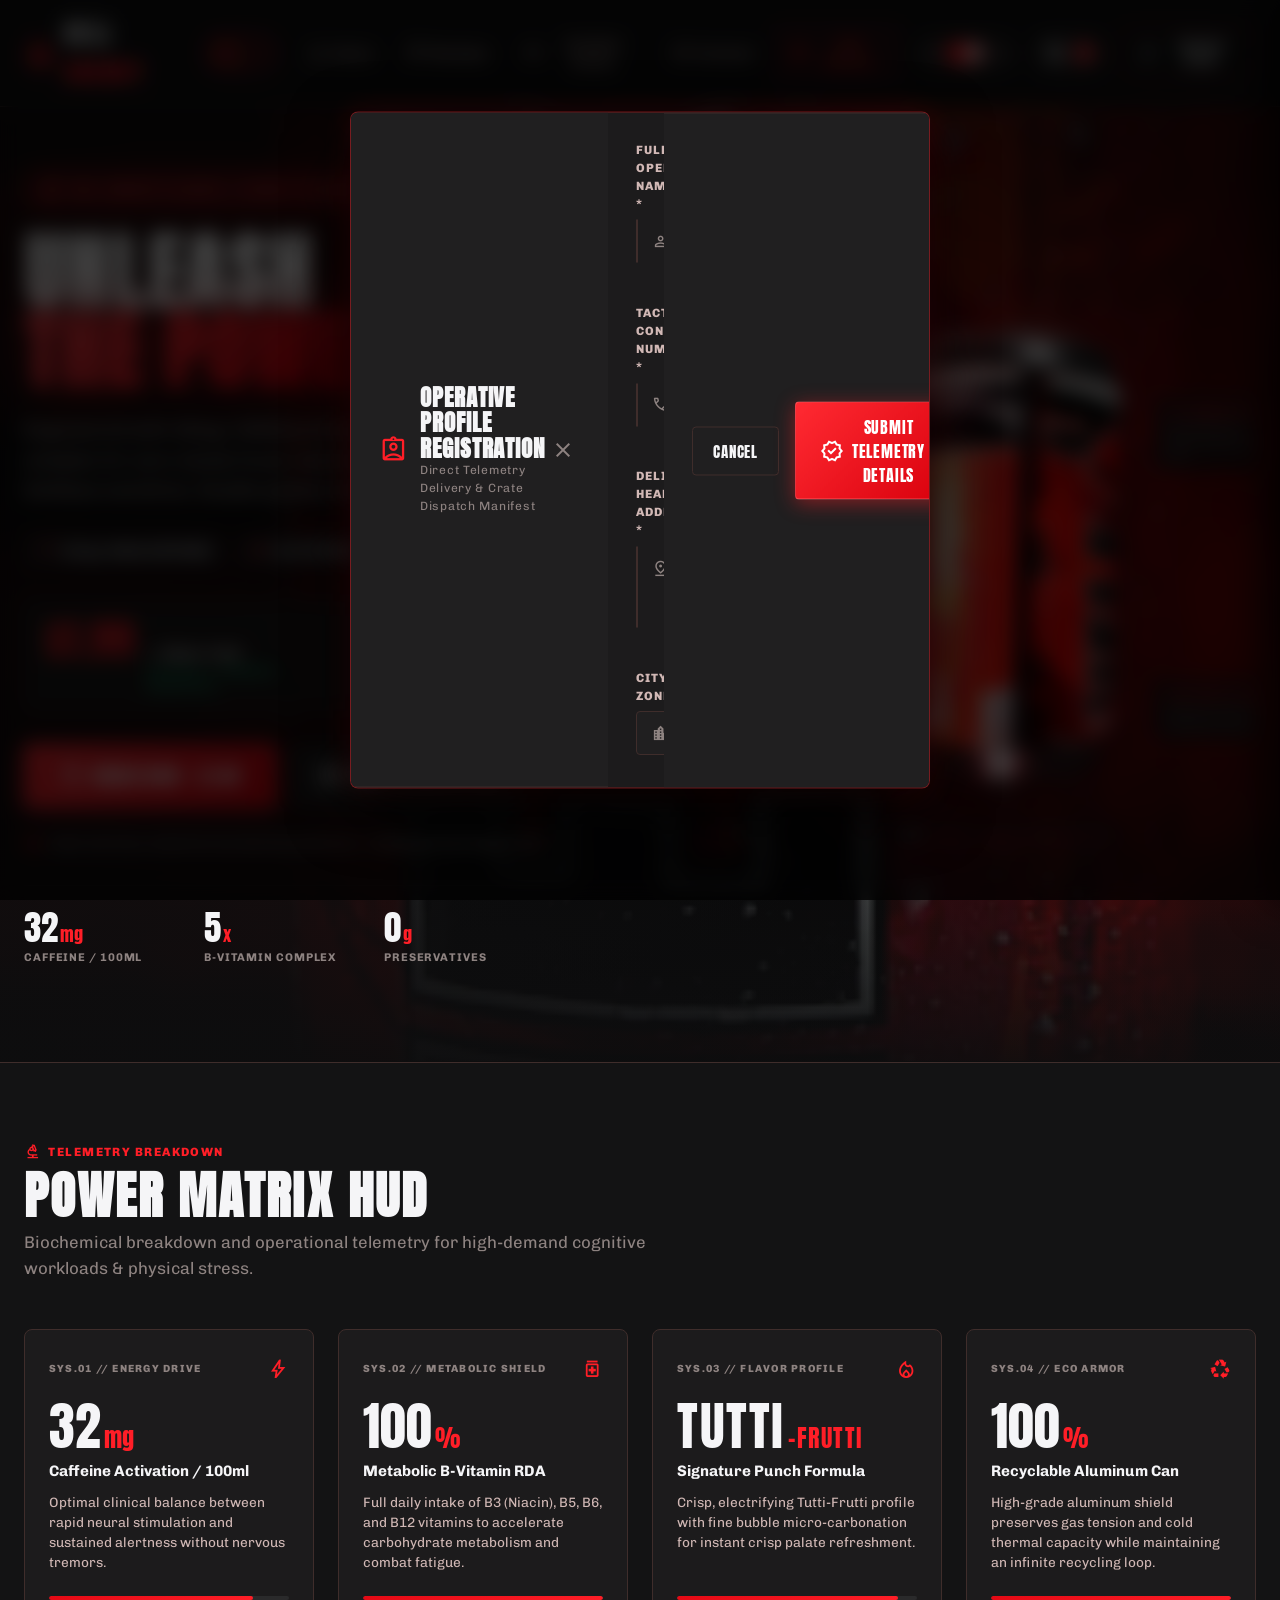
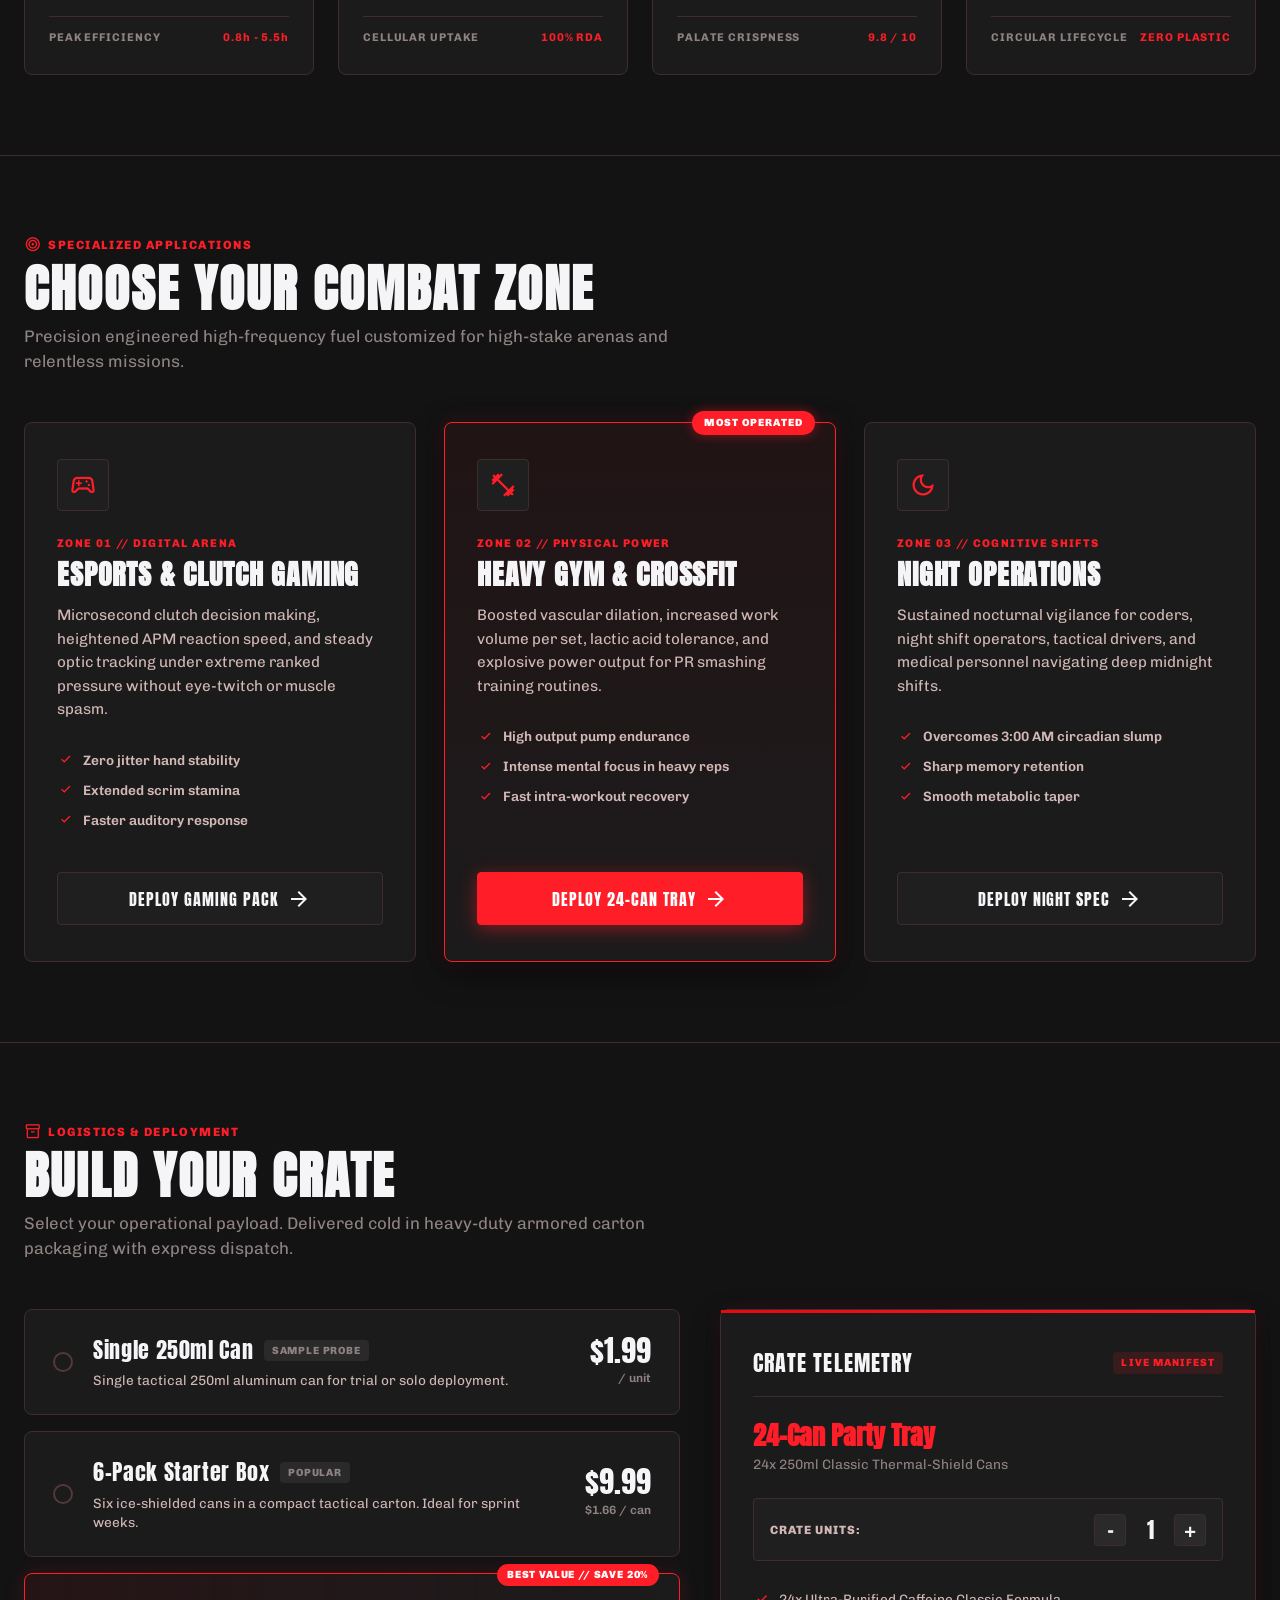
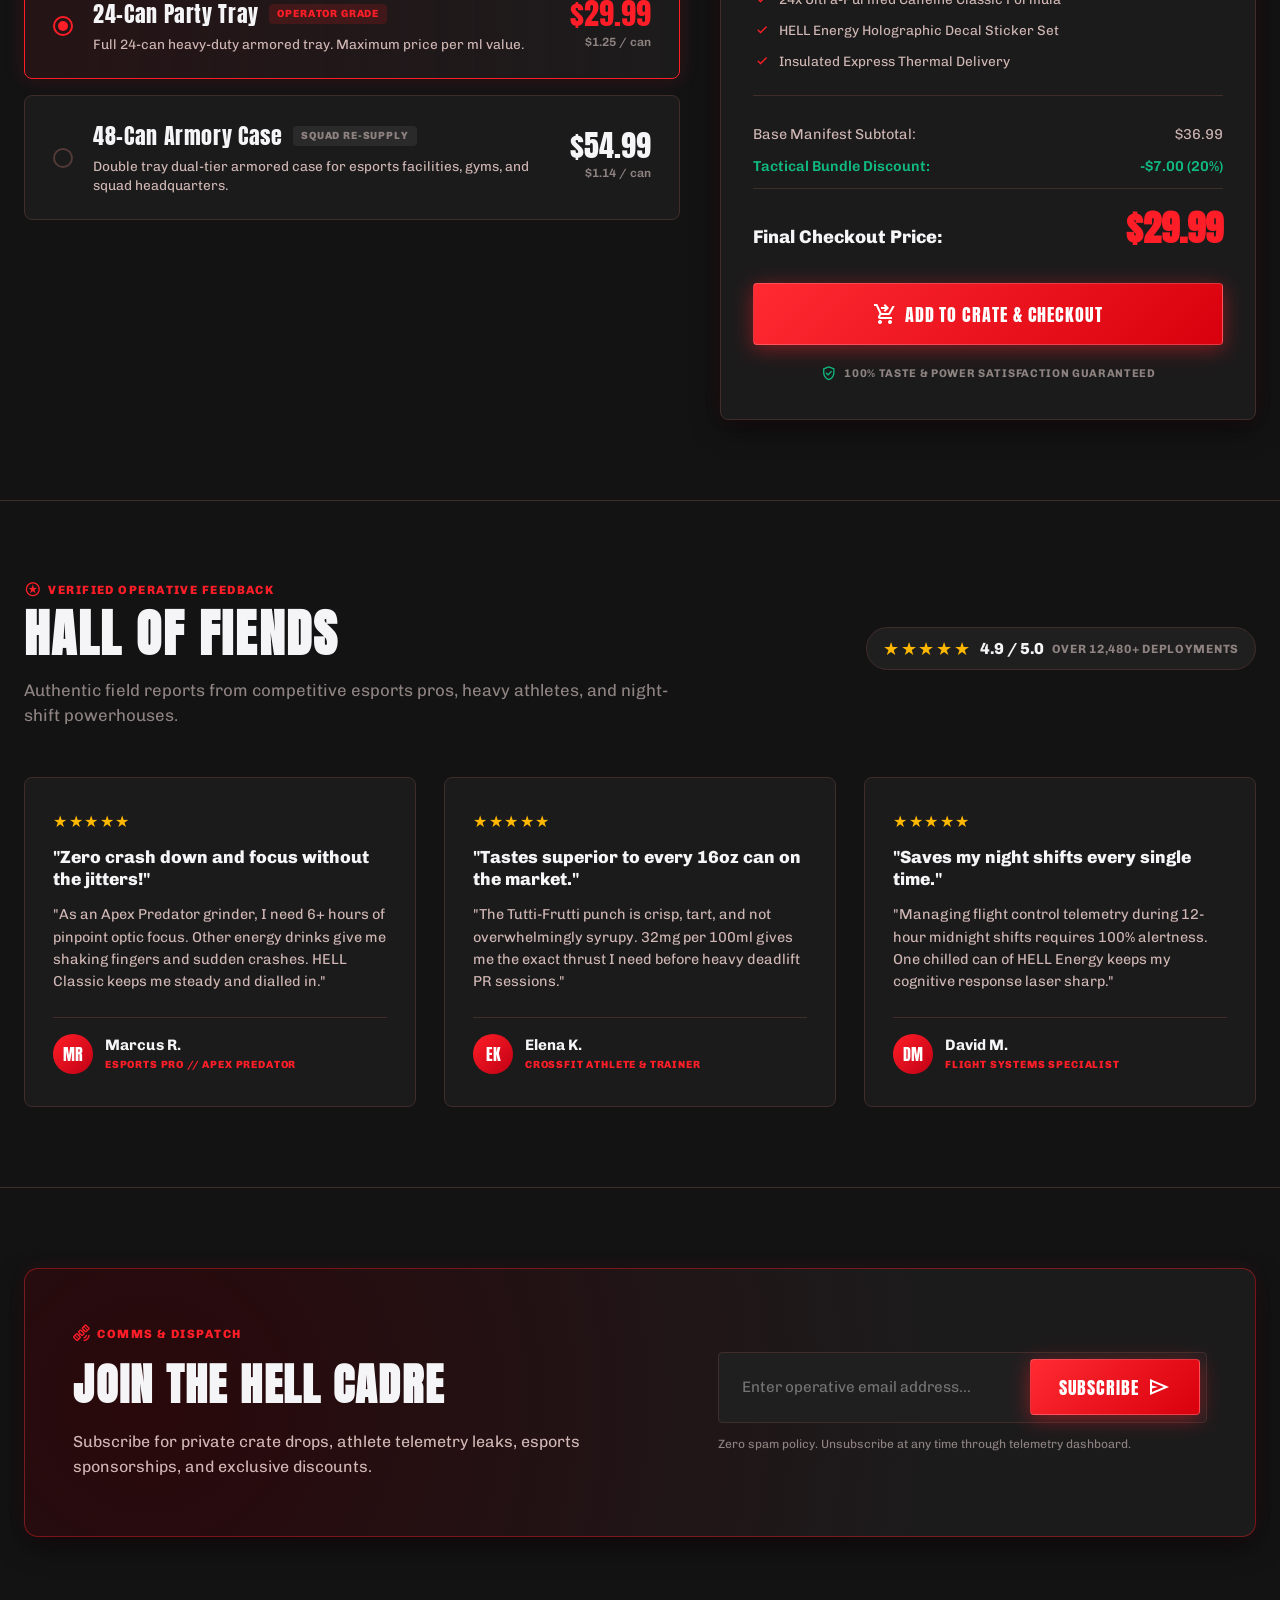
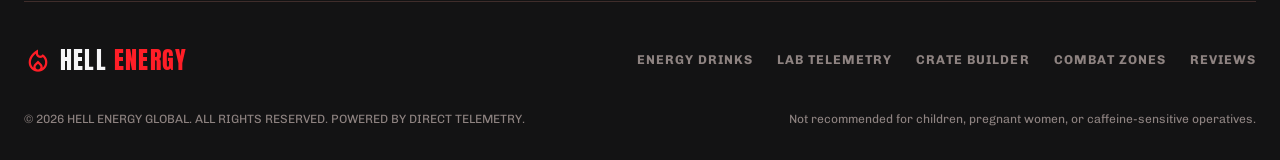
<file: index.html>
<!doctype html>
<html lang="en" class="dark-mode">
  <head>
    <meta charset="UTF-8" />
    <meta name="viewport" content="width=device-width, initial-scale=1.0, maximum-scale=5.0, viewport-fit=cover" />
    <title>HELL ENERGY // Unleash The Power Telemetry</title>
    <!-- Fonts: Anton for heavy headlines, Chivo for precision HUD typography -->
    <link rel="preconnect" href="https://fonts.googleapis.com" />
    <link rel="preconnect" href="https://fonts.gstatic.com" crossorigin />
    <link href="https://fonts.googleapis.com/css2?family=Anton&family=Chivo:ital,wght@0,300;0,400;0,600;0,700;0,800;0,900;1,700&display=swap" rel="stylesheet" />
    <!-- Material Symbols Outlined -->
    <link href="https://fonts.googleapis.com/css2?family=Material+Symbols+Outlined:wght,FILL@100..700,0..1&display=swap" rel="stylesheet" />
    <link rel="stylesheet" href="style.css?v=4.1" />
    <!-- Three.js 3D WebGL Library for interactive 3D moving can -->
    <script src="assets/three.min.js"></script>
  </head>

  <body class="dark-mode">
    <!-- HOME PAGE -->
    <div id="homePage">
      <!-- TOP NAVIGATION BAR -->
      <header class="main-header">
        <div class="header-container">
          <div class="brand-logo" id="headerBrand">
            <span class="material-symbols-outlined devil-logo">local_fire_department</span>
            <span class="brand-name">HELL <span class="accent-red">ENERGY</span></span>
            <span class="telemetry-pill">LIVE 32mg</span>
          </div>

          <nav class="nav-links">
            <button id="homeBtn" class="nav-link active" type="button">
              <span class="material-symbols-outlined">home</span>
              <span>Home</span>
            </button>
            <button id="aboutBtn" class="nav-link" type="button">
              <span class="material-symbols-outlined">reviews</span>
              <span>Reviews</span>
            </button>
            <button id="servicesBtn" class="nav-link" type="button">
              <span class="material-symbols-outlined">sports_esports</span>
              <span>Combat Zones</span>
            </button>
            <button id="contactBtn" class="nav-link" type="button">
              <span class="material-symbols-outlined">mail</span>
              <span>Contact</span>
            </button>
            <button id="addDetailsBtn" class="nav-link special-action" type="button">
              <span class="material-symbols-outlined">assignment_ind</span>
              <span>Add Details</span>
            </button>
          </nav>

          <div class="header-actions">
            <!-- Theme Toggle with preserved ID -->
            <div class="theme-switch-wrapper" title="Toggle Theme">
              <span class="material-symbols-outlined theme-icon light-icon">light_mode</span>
              <label class="theme-toggle" for="themeToggle">
                <input type="checkbox" id="themeToggle" checked />
                <span class="slider"></span>
              </label>
              <span class="material-symbols-outlined theme-icon dark-icon">dark_mode</span>
            </div>

            <!-- Cart Indicator Badge -->
            <button class="cart-pill-btn" id="cartBadgeBtn" type="button" title="View Crate">
              <span class="material-symbols-outlined">shopping_cart</span>
              <span class="cart-count" id="cartCountBadge">1</span>
            </button>

            <!-- Order Now Quick CTA -->
            <button id="headerOrderBtn" class="cta-header-btn" type="button" title="Order Crate">
              <span class="material-symbols-outlined">bolt</span>
              <span>ORDER NOW</span>
            </button>

            <!-- Mobile Hamburger Toggle Button -->
            <button class="mobile-menu-toggle" id="mobileMenuToggle" type="button" aria-label="Toggle navigation menu" title="Menu">
              <span class="material-symbols-outlined menu-icon-open">menu</span>
              <span class="material-symbols-outlined menu-icon-close">close</span>
            </button>
          </div>
        </div>
      </header>

      <!-- Mobile Off-Canvas Navigation Drawer & Backdrop -->
      <div class="mobile-drawer-overlay" id="mobileDrawerOverlay"></div>
      <nav class="mobile-nav-drawer" id="mobileNavDrawer" aria-label="Mobile Navigation">
        <div class="mobile-drawer-header">
          <div class="mobile-drawer-brand">
            <span class="material-symbols-outlined devil-logo">local_fire_department</span>
            <span class="brand-name">HELL <span class="accent-red">ENERGY</span></span>
          </div>
          <button class="mobile-drawer-close" id="mobileDrawerClose" type="button" aria-label="Close menu">
            <span class="material-symbols-outlined">close</span>
          </button>
        </div>
        <div class="mobile-drawer-links">
          <button id="mHomeBtn" class="m-nav-link active" type="button">
            <span class="material-symbols-outlined">home</span>
            <span>Home</span>
          </button>
          <button id="mAboutBtn" class="m-nav-link" type="button">
            <span class="material-symbols-outlined">reviews</span>
            <span>Reviews &amp; Reports</span>
          </button>
          <button id="mServicesBtn" class="m-nav-link" type="button">
            <span class="material-symbols-outlined">sports_esports</span>
            <span>Combat Zones</span>
          </button>
          <button id="mCrateBtn" class="m-nav-link" type="button">
            <span class="material-symbols-outlined">inventory_2</span>
            <span>Crate Builder</span>
          </button>
          <button id="mMatrixBtn" class="m-nav-link" type="button">
            <span class="material-symbols-outlined">biotech</span>
            <span>Telemetry HUD</span>
          </button>
          <button id="mContactBtn" class="m-nav-link" type="button">
            <span class="material-symbols-outlined">mail</span>
            <span>Contact &amp; Comms</span>
          </button>
        </div>
        <div class="mobile-drawer-actions">
          <button id="mAddDetailsBtn" class="cta-secondary-btn m-details-btn" type="button">
            <span class="material-symbols-outlined">assignment_ind</span>
            <span>OPERATIVE PROFILE</span>
          </button>
          <a href="checkout.html" class="cta-primary-btn m-checkout-btn">
            <span class="material-symbols-outlined">bolt</span>
            <span>DISPATCH CHECKOUT</span>
          </a>
        </div>
      </nav>

      <main class="page-content">
        <!-- HERO SECTION -->
        <section id="homeSection" class="hero-section">
          <!-- Ambient Background Video Container -->
          <div class="hero-video-bg">
            <video
              id="heroBgVideo"
              class="hero-video-element"
              autoplay
              muted
              loop
              playsinline
              preload="metadata"
              poster="public/videos/poster.png"
            >
              <source src="public/videos/energy-drink.mp4" type="video/mp4" />
              Your browser does not support the video tag.
            </video>
            <div class="hero-video-overlay"></div>
          </div>

          <div class="hero-bg-glow"></div>
          <div class="hero-container">
            <!-- Left Hero Content -->
            <div class="hero-text-content">
              <div class="hero-badge">
                <span class="material-symbols-outlined">bolt</span>
                <span>HELL ENERGY CLASSIC // DIRECT TELEMETRY</span>
              </div>

              <h1 class="hero-title">
                UNLEASH <br />
                <span class="gradient-text">THE POWER</span>
              </h1>

              <p class="hero-description">
                Engineered with 32mg/100ml premium caffeine &amp; 5-vitamin complex for zero-slump focus, maximum combat stamina, and limitless overdrive. Double pasteurized with no preservatives.
              </p>

              <!-- Pill Badges -->
              <div class="hero-pill-badges">
                <div class="pill-badge">
                  <span class="material-symbols-outlined">flash_on</span>
                  <span>32 mg/100ml CAFFEINE</span>
                </div>
                <div class="pill-badge">
                  <span class="material-symbols-outlined">medication</span>
                  <span>5x B-VITAMINS</span>
                </div>
                <div class="pill-badge">
                  <span class="material-symbols-outlined">check_circle</span>
                  <span>NO PRESERVATIVES</span>
                </div>
              </div>

              <!-- Price & Rating Row -->
              <div class="hero-pricing-box">
                <div class="price-details">
                  <div class="main-price">$1.99</div>
                  <div class="price-context">
                    <span class="unit">/ 250ml CAN</span>
                    <span class="status-in-stock">IN STOCK // ARMORED WAREHOUSE</span>
                  </div>
                </div>
                <div class="hero-rating-box">
                  <div class="stars">★★★★★</div>
                  <span class="rating-text">4.9 ★ over 12.4k reviews</span>
                </div>
              </div>

              <!-- Action Buttons -->
              <div class="hero-action-buttons">
                <button class="cta-primary-btn big-hero-btn" id="heroOrderBtn" type="button">
                  <span class="material-symbols-outlined">shopping_bag</span>
                  <span>ORDER NOW - $1.99</span>
                </button>
                <button class="cta-secondary-btn" id="exploreMatrixBtn" type="button">
                  <span class="material-symbols-outlined">radar</span>
                  <span>VIEW TELEMETRY HUD</span>
                </button>
              </div>

              <!-- Tactical Micro Banner -->
              <div class="tactical-banner">
                <span class="material-symbols-outlined">local_shipping</span>
                <span>FREE TACTICAL DISPATCH ON CRATES OVER $40 // TEMPERATURE REGULATED</span>
              </div>

              <!-- Key HUD Stats -->
              <div class="hero-stat-row">
                <div class="hero-stat-card">
                  <span class="stat-number">32<small>mg</small></span>
                  <span class="stat-label">CAFFEINE / 100ML</span>
                </div>
                <div class="hero-stat-card">
                  <span class="stat-number">5<small>x</small></span>
                  <span class="stat-label">B-VITAMIN COMPLEX</span>
                </div>
                <div class="hero-stat-card">
                  <span class="stat-number">0<small>g</small></span>
                  <span class="stat-label">PRESERVATIVES</span>
                </div>
              </div>
            </div>

            <!-- Right Hero Visual Showcase -->
            <div class="hero-visual-wrapper">
              <div class="can-glow-aura"></div>
              <div class="concentric-ring ring-1"></div>
              <div class="concentric-ring ring-2"></div>

              <div class="can-image-container" id="can3dContainer">
                <!-- 3D Interactive WebGL Moving Can Canvas -->
                <canvas id="can3dCanvas" class="can-3d-canvas"></canvas>

                <!-- Interactive 3D Control Hint Badge -->
                <div class="can-3d-hint" id="can3dHint" title="Click and drag to freely rotate in 3D">
                  <span class="material-symbols-outlined rotate-3d-icon">3d_rotation</span>
                  <span>3D CAN // DRAG TO ROTATE 360°</span>
                </div>

                <!-- Fallback image if WebGL is unavailable -->
                <img src="assets/can_cutout.png" alt="HELL Energy Classic Can" class="hero-can-img fallback-can-img" id="heroCanImg" style="display: none;" />

                <!-- HUD Telemetry Pointers matching Stitch -->
                <div class="hud-pointer pointer-top-left">
                  <div class="pointer-dot"></div>
                  <div class="pointer-line"></div>
                  <div class="pointer-card">
                    <span class="pointer-tag">DOUBLE PASTEURISED // 32mg</span>
                    <span class="pointer-desc">Continuous thermal stabilization for zero preservatives</span>
                  </div>
                </div>

                <div class="hud-pointer pointer-top-right">
                  <div class="pointer-dot"></div>
                  <div class="pointer-line"></div>
                  <div class="pointer-card">
                    <span class="pointer-tag">5-VITAMIN BIO-MATRIX</span>
                    <span class="pointer-desc">B3, B5, B6, B12 + Glucuronolactone cellular fuel</span>
                  </div>
                </div>

                <div class="hud-pointer pointer-bottom-left">
                  <div class="pointer-dot"></div>
                  <div class="pointer-line"></div>
                  <div class="pointer-card">
                    <span class="pointer-tag">MICRO-PRESSURIZED CHARGE</span>
                    <span class="pointer-desc">Dynamic fine bubble sparkle for instant refreshing taste</span>
                  </div>
                </div>

                <div class="hud-pointer pointer-bottom-right">
                  <div class="pointer-dot"></div>
                  <div class="pointer-line"></div>
                  <div class="pointer-card">
                    <span class="pointer-tag">100% RECYCLABLE CAN</span>
                    <span class="pointer-desc">Infinite circular lifecycle aluminum casing</span>
                  </div>
                </div>
              </div>
            </div>
          </div>
        </section>

        <!-- POWER MATRIX HUD SECTION -->
        <section id="powerMatrixSection" class="section-container power-matrix-section">
          <div class="section-header-block">
            <div class="section-tag">
              <span class="material-symbols-outlined">biotech</span>
              <span>TELEMETRY BREAKDOWN</span>
            </div>
            <h2 class="section-title">POWER MATRIX HUD</h2>
            <p class="section-subtitle">
              Biochemical breakdown and operational telemetry for high-demand cognitive workloads &amp; physical stress.
            </p>
          </div>

          <div class="matrix-grid">
            <div class="matrix-card">
              <div class="card-hud-top">
                <span class="matrix-code">SYS.01 // ENERGY DRIVE</span>
                <span class="material-symbols-outlined card-icon">bolt</span>
              </div>
              <div class="matrix-metric-val">32<small>mg</small></div>
              <div class="matrix-metric-title">Caffeine Activation / 100ml</div>
              <p class="matrix-metric-desc">
                Optimal clinical balance between rapid neural stimulation and sustained alertness without nervous tremors.
              </p>
              <div class="matrix-bar">
                <div class="bar-fill" style="width: 85%"></div>
              </div>
              <div class="matrix-hud-footer">
                <span>PEAK EFFICIENCY</span>
                <span class="highlight">0.8h - 5.5h</span>
              </div>
            </div>

            <div class="matrix-card">
              <div class="card-hud-top">
                <span class="matrix-code">SYS.02 // METABOLIC SHIELD</span>
                <span class="material-symbols-outlined card-icon">medication</span>
              </div>
              <div class="matrix-metric-val">100<small>%</small></div>
              <div class="matrix-metric-title">Metabolic B-Vitamin RDA</div>
              <p class="matrix-metric-desc">
                Full daily intake of B3 (Niacin), B5, B6, and B12 vitamins to accelerate carbohydrate metabolism and combat fatigue.
              </p>
              <div class="matrix-bar">
                <div class="bar-fill" style="width: 100%"></div>
              </div>
              <div class="matrix-hud-footer">
                <span>CELLULAR UPTAKE</span>
                <span class="highlight">100% RDA</span>
              </div>
            </div>

            <div class="matrix-card">
              <div class="card-hud-top">
                <span class="matrix-code">SYS.03 // FLAVOR PROFILE</span>
                <span class="material-symbols-outlined card-icon">local_fire_department</span>
              </div>
              <div class="matrix-metric-val font-anton">TUTTI<small>-FRUTTI</small></div>
              <div class="matrix-metric-title">Signature Punch Formula</div>
              <p class="matrix-metric-desc">
                Crisp, electrifying Tutti-Frutti profile with fine bubble micro-carbonation for instant crisp palate refreshment.
              </p>
              <div class="matrix-bar">
                <div class="bar-fill" style="width: 92%"></div>
              </div>
              <div class="matrix-hud-footer">
                <span>PALATE CRISPNESS</span>
                <span class="highlight">9.8 / 10</span>
              </div>
            </div>

            <div class="matrix-card">
              <div class="card-hud-top">
                <span class="matrix-code">SYS.04 // ECO ARMOR</span>
                <span class="material-symbols-outlined card-icon">recycling</span>
              </div>
              <div class="matrix-metric-val">100<small>%</small></div>
              <div class="matrix-metric-title">Recyclable Aluminum Can</div>
              <p class="matrix-metric-desc">
                High-grade aluminum shield preserves gas tension and cold thermal capacity while maintaining an infinite recycling loop.
              </p>
              <div class="matrix-bar">
                <div class="bar-fill" style="width: 100%"></div>
              </div>
              <div class="matrix-hud-footer">
                <span>CIRCULAR LIFECYCLE</span>
                <span class="highlight">ZERO PLASTIC</span>
              </div>
            </div>
          </div>
        </section>

        <!-- SERVICES / COMBAT ZONES SECTION (Preserving #servicesSection) -->
        <section id="servicesSection" class="section-container combat-zones-section">
          <div class="section-header-block">
            <div class="section-tag">
              <span class="material-symbols-outlined">target</span>
              <span>SPECIALIZED APPLICATIONS</span>
            </div>
            <h2 class="section-title">CHOOSE YOUR COMBAT ZONE</h2>
            <p class="section-subtitle">
              Precision engineered high-frequency fuel customized for high-stake arenas and relentless missions.
            </p>
          </div>

          <div class="combat-grid">
            <div class="combat-card">
              <div class="combat-icon-wrap">
                <span class="material-symbols-outlined">sports_esports</span>
              </div>
              <span class="combat-zone-tag">ZONE 01 // DIGITAL ARENA</span>
              <h3 class="combat-zone-title">ESPORTS &amp; CLUTCH GAMING</h3>
              <p class="combat-zone-desc">
                Microsecond clutch decision making, heightened APM reaction speed, and steady optic tracking under extreme ranked pressure without eye-twitch or muscle spasm.
              </p>
              <ul class="combat-features">
                <li><span class="material-symbols-outlined">check</span> <span>Zero jitter hand stability</span></li>
                <li><span class="material-symbols-outlined">check</span> <span>Extended scrim stamina</span></li>
                <li><span class="material-symbols-outlined">check</span> <span>Faster auditory response</span></li>
              </ul>
              <button class="combat-card-btn" type="button" data-pack="6-pack">
                <span>DEPLOY GAMING PACK</span>
                <span class="material-symbols-outlined">arrow_forward</span>
              </button>
            </div>

            <div class="combat-card highlighted-combat">
              <div class="recommended-flag">MOST OPERATED</div>
              <div class="combat-icon-wrap">
                <span class="material-symbols-outlined">fitness_center</span>
              </div>
              <span class="combat-zone-tag">ZONE 02 // PHYSICAL POWER</span>
              <h3 class="combat-zone-title">HEAVY GYM &amp; CROSSFIT</h3>
              <p class="combat-zone-desc">
                Boosted vascular dilation, increased work volume per set, lactic acid tolerance, and explosive power output for PR smashing training routines.
              </p>
              <ul class="combat-features">
                <li><span class="material-symbols-outlined">check</span> <span>High output pump endurance</span></li>
                <li><span class="material-symbols-outlined">check</span> <span>Intense mental focus in heavy reps</span></li>
                <li><span class="material-symbols-outlined">check</span> <span>Fast intra-workout recovery</span></li>
              </ul>
              <button class="combat-card-btn highlight-btn" type="button" data-pack="24-pack">
                <span>DEPLOY 24-CAN TRAY</span>
                <span class="material-symbols-outlined">arrow_forward</span>
              </button>
            </div>

            <div class="combat-card">
              <div class="combat-icon-wrap">
                <span class="material-symbols-outlined">dark_mode</span>
              </div>
              <span class="combat-zone-tag">ZONE 03 // COGNITIVE SHIFTS</span>
              <h3 class="combat-zone-title">NIGHT OPERATIONS</h3>
              <p class="combat-zone-desc">
                Sustained nocturnal vigilance for coders, night shift operators, tactical drivers, and medical personnel navigating deep midnight shifts.
              </p>
              <ul class="combat-features">
                <li><span class="material-symbols-outlined">check</span> <span>Overcomes 3:00 AM circadian slump</span></li>
                <li><span class="material-symbols-outlined">check</span> <span>Sharp memory retention</span></li>
                <li><span class="material-symbols-outlined">check</span> <span>Smooth metabolic taper</span></li>
              </ul>
              <button class="combat-card-btn" type="button" data-pack="single">
                <span>DEPLOY NIGHT SPEC</span>
                <span class="material-symbols-outlined">arrow_forward</span>
              </button>
            </div>
          </div>
        </section>

        <!-- BUILD YOUR CRATE / BUNDLE SELECTOR SECTION -->
        <section id="crateSection" class="section-container crate-builder-section">
          <div class="section-header-block">
            <div class="section-tag">
              <span class="material-symbols-outlined">inventory_2</span>
              <span>LOGISTICS &amp; DEPLOYMENT</span>
            </div>
            <h2 class="section-title">BUILD YOUR CRATE</h2>
            <p class="section-subtitle">
              Select your operational payload. Delivered cold in heavy-duty armored carton packaging with express dispatch.
            </p>
          </div>

          <div class="crate-layout-grid">
            <!-- Left: Options Selector -->
            <div class="pack-options-column">
              <!-- Single Can -->
              <div class="pack-option-card" data-pack="single" data-price="1.99" data-name="Single 250ml Can">
                <div class="pack-radio">
                  <div class="radio-circle"></div>
                </div>
                <div class="pack-details">
                  <div class="pack-name-row">
                    <span class="pack-title">Single 250ml Can</span>
                    <span class="pack-tag">SAMPLE PROBE</span>
                  </div>
                  <p class="pack-desc">Single tactical 250ml aluminum can for trial or solo deployment.</p>
                </div>
                <div class="pack-pricing">
                  <span class="pack-price">$1.99</span>
                  <span class="pack-per">/ unit</span>
                </div>
              </div>

              <!-- 6-Pack Starter -->
              <div class="pack-option-card" data-pack="6-pack" data-price="9.99" data-name="6-Pack Starter Box">
                <div class="pack-radio">
                  <div class="radio-circle"></div>
                </div>
                <div class="pack-details">
                  <div class="pack-name-row">
                    <span class="pack-title">6-Pack Starter Box</span>
                    <span class="pack-tag">POPULAR</span>
                  </div>
                  <p class="pack-desc">Six ice-shielded cans in a compact tactical carton. Ideal for sprint weeks.</p>
                </div>
                <div class="pack-pricing">
                  <span class="pack-price">$9.99</span>
                  <span class="pack-per">$1.66 / can</span>
                </div>
              </div>

              <!-- 24-Can Party Tray (Active Default) -->
              <div class="pack-option-card active-pack" data-pack="24-pack" data-price="29.99" data-name="24-Can Party Tray">
                <div class="best-value-ribbon">BEST VALUE // SAVE 20%</div>
                <div class="pack-radio">
                  <div class="radio-circle active"></div>
                </div>
                <div class="pack-details">
                  <div class="pack-name-row">
                    <span class="pack-title">24-Can Party Tray</span>
                    <span class="pack-tag highlight">OPERATOR GRADE</span>
                  </div>
                  <p class="pack-desc">Full 24-can heavy-duty armored tray. Maximum price per ml value.</p>
                </div>
                <div class="pack-pricing">
                  <span class="pack-price accent">$29.99</span>
                  <span class="pack-per">$1.25 / can</span>
                </div>
              </div>

              <!-- 48-Can Armory Case -->
              <div class="pack-option-card" data-pack="48-pack" data-price="54.99" data-name="48-Can Armory Case">
                <div class="pack-radio">
                  <div class="radio-circle"></div>
                </div>
                <div class="pack-details">
                  <div class="pack-name-row">
                    <span class="pack-title">48-Can Armory Case</span>
                    <span class="pack-tag">SQUAD RE-SUPPLY</span>
                  </div>
                  <p class="pack-desc">Double tray dual-tier armored case for esports facilities, gyms, and squad headquarters.</p>
                </div>
                <div class="pack-pricing">
                  <span class="pack-price">$54.99</span>
                  <span class="pack-per">$1.14 / can</span>
                </div>
              </div>
            </div>

            <!-- Right: Crate Telemetry HUD Checkout Box -->
            <div class="crate-summary-column">
              <div class="crate-summary-hud">
                <div class="hud-box-header">
                  <span class="hud-box-title">CRATE TELEMETRY</span>
                  <span class="live-tag">LIVE MANIFEST</span>
                </div>

                <div class="active-pack-summary">
                  <h4 id="summaryPackName">24-Can Party Tray</h4>
                  <p class="manifest-desc">24x 250ml Classic Thermal-Shield Cans</p>
                </div>

                <!-- Quantity Adjuster -->
                <div class="quantity-controller">
                  <span class="qty-label">CRATE UNITS:</span>
                  <div class="stepper-box">
                    <button class="step-btn" id="qtyMinusBtn" type="button">-</button>
                    <span class="qty-display" id="qtyDisplay">1</span>
                    <button class="step-btn" id="qtyPlusBtn" type="button">+</button>
                  </div>
                </div>

                <!-- Included Benefits -->
                <div class="manifest-checklist">
                  <div class="check-item">
                    <span class="material-symbols-outlined">check</span>
                    <span>24x Ultra-Purified Caffeine Classic Formula</span>
                  </div>
                  <div class="check-item">
                    <span class="material-symbols-outlined">check</span>
                    <span>HELL Energy Holographic Decal Sticker Set</span>
                  </div>
                  <div class="check-item">
                    <span class="material-symbols-outlined">check</span>
                    <span>Insulated Express Thermal Delivery</span>
                  </div>
                </div>

                <div class="hud-pricing-breakdown">
                  <div class="price-row">
                    <span>Base Manifest Subtotal:</span>
                    <span id="summaryBasePrice">$36.99</span>
                  </div>
                  <div class="price-row highlight-discount">
                    <span>Tactical Bundle Discount:</span>
                    <span id="summaryDiscount">-$7.00 (20%)</span>
                  </div>
                  <div class="price-row total-row">
                    <span>Final Checkout Price:</span>
                    <span class="final-total" id="summaryFinalPrice">$29.99</span>
                  </div>
                </div>

                <button class="cta-primary-btn checkout-btn" id="crateCheckoutBtn" type="button">
                  <span class="material-symbols-outlined">shopping_cart_checkout</span>
                  <span>ADD TO CRATE &amp; CHECKOUT</span>
                </button>

                <div class="guarantee-line">
                  <span class="material-symbols-outlined">verified_user</span>
                  <span>100% TASTE &amp; POWER SATISFACTION GUARANTEED</span>
                </div>
              </div>
            </div>
          </div>
        </section>

        <!-- ABOUT / HALL OF FIENDS SECTION (Preserving #aboutSection) -->
        <section id="aboutSection" class="section-container reviews-section">
          <div class="section-header-block">
            <div class="section-tag">
              <span class="material-symbols-outlined">stars</span>
              <span>VERIFIED OPERATIVE FEEDBACK</span>
            </div>
            <div class="title-with-rating-row">
              <h2 class="section-title">HALL OF FIENDS</h2>
              <div class="overall-rating-pill">
                <span class="stars">★★★★★</span>
                <span class="score">4.9 / 5.0</span>
                <span class="deployments">OVER 12,480+ DEPLOYMENTS</span>
              </div>
            </div>
            <p class="section-subtitle">
              Authentic field reports from competitive esports pros, heavy athletes, and night-shift powerhouses.
            </p>
          </div>

          <div class="reviews-grid">
            <div class="review-card">
              <div class="review-stars">★★★★★</div>
              <h4 class="review-headline">"Zero crash down and focus without the jitters!"</h4>
              <p class="review-quote">
                "As an Apex Predator grinder, I need 6+ hours of pinpoint optic focus. Other energy drinks give me shaking fingers and sudden crashes. HELL Classic keeps me steady and dialled in."
              </p>
              <div class="reviewer-meta">
                <div class="reviewer-avatar">MR</div>
                <div>
                  <div class="reviewer-name">Marcus R.</div>
                  <div class="reviewer-badge">ESPORTS PRO // APEX PREDATOR</div>
                </div>
              </div>
            </div>

            <div class="review-card">
              <div class="review-stars">★★★★★</div>
              <h4 class="review-headline">"Tastes superior to every 16oz can on the market."</h4>
              <p class="review-quote">
                "The Tutti-Frutti punch is crisp, tart, and not overwhelmingly syrupy. 32mg per 100ml gives me the exact thrust I need before heavy deadlift PR sessions."
              </p>
              <div class="reviewer-meta">
                <div class="reviewer-avatar">EK</div>
                <div>
                  <div class="reviewer-name">Elena K.</div>
                  <div class="reviewer-badge">CROSSFIT ATHLETE &amp; TRAINER</div>
                </div>
              </div>
            </div>

            <div class="review-card">
              <div class="review-stars">★★★★★</div>
              <h4 class="review-headline">"Saves my night shifts every single time."</h4>
              <p class="review-quote">
                "Managing flight control telemetry during 12-hour midnight shifts requires 100% alertness. One chilled can of HELL Energy keeps my cognitive response laser sharp."
              </p>
              <div class="reviewer-meta">
                <div class="reviewer-avatar">DM</div>
                <div>
                  <div class="reviewer-name">David M.</div>
                  <div class="reviewer-badge">FLIGHT SYSTEMS SPECIALIST</div>
                </div>
              </div>
            </div>
          </div>
        </section>

        <!-- CONTACT SECTION (Preserving #contactSection) -->
        <section id="contactSection" class="section-container contact-section">
          <div class="contact-box">
            <div class="contact-text-col">
              <div class="section-tag">
                <span class="material-symbols-outlined">satellite_alt</span>
                <span>COMMS &amp; DISPATCH</span>
              </div>
              <h2 class="contact-title">JOIN THE HELL CADRE</h2>
              <p class="contact-desc">
                Subscribe for private crate drops, athlete telemetry leaks, esports sponsorships, and exclusive discounts.
              </p>
            </div>

            <div class="contact-form-col">
              <div class="tactical-input-group">
                <input type="email" id="newsletterEmail" placeholder="Enter operative email address..." />
                <button type="button" id="subscribeBtn" class="cta-primary-btn">
                  <span>SUBSCRIBE</span>
                  <span class="material-symbols-outlined">send</span>
                </button>
              </div>
              <span class="comms-disclaimer">Zero spam policy. Unsubscribe at any time through telemetry dashboard.</span>
            </div>
          </div>

          <!-- Footer telemetry links -->
          <footer class="site-footer">
            <div class="footer-top">
              <div class="footer-brand">
                <span class="material-symbols-outlined brand-devil">local_fire_department</span>
                <span class="brand-text">HELL <span class="accent-red">ENERGY</span></span>
              </div>
              <div class="footer-links">
                <a href="#homeSection">ENERGY DRINKS</a>
                <a href="#powerMatrixSection">LAB TELEMETRY</a>
                <a href="#crateSection">CRATE BUILDER</a>
                <a href="#servicesSection">COMBAT ZONES</a>
                <a href="#aboutSection">REVIEWS</a>
              </div>
            </div>
            <div class="footer-bottom">
              <p>&copy; 2026 HELL ENERGY GLOBAL. ALL RIGHTS RESERVED. POWERED BY DIRECT TELEMETRY.</p>
              <p class="footer-disclaimer">Not recommended for children, pregnant women, or caffeine-sensitive operatives.</p>
            </div>
          </footer>
        </section>
      </main>

      <!-- MOBILE DOCKED BOTTOM CONVERSION BAR matching Stitch mobile -->
      <div class="mobile-bottom-bar" id="mobileBottomBar">
        <div class="mobile-bar-price">
          <span class="m-label">24-CAN TRAY:</span>
          <span class="m-price" id="mobileBarPrice">$29.99</span>
        </div>
        <button class="cta-primary-btn m-crate-btn" id="mobileAddCrateBtn" type="button">
          <span class="material-symbols-outlined">shopping_bag</span>
          <span>ADD TO CRATE</span>
        </button>
      </div>

      <!-- DETAILS FORM MODAL (Preserving #overlay, #detailsForm, and all inputs/spans/buttons) -->
      <div id="overlay"></div>

      <div id="detailsForm" class="details-form-modal">
        <div class="modal-header">
          <div class="modal-title-group">
            <span class="material-symbols-outlined modal-icon">assignment_ind</span>
            <div>
              <h3 class="modal-title">OPERATIVE PROFILE REGISTRATION</h3>
              <p class="modal-subtitle">Direct Telemetry Delivery &amp; Crate Dispatch Manifest</p>
            </div>
          </div>
          <button type="button" class="modal-close-btn" id="closeDetailsModal" title="Close modal">
            <span class="material-symbols-outlined">close</span>
          </button>
        </div>

        <div class="modal-body">
          <div class="form-group">
            <label for="name">FULL OPERATIVE NAME *</label>
            <div class="field-container">
              <span class="material-symbols-outlined">person</span>
              <input type="text" id="name" placeholder="E.g. Divyansh Sharma" />
            </div>
            <span id="nameError" class="field-error"></span>
          </div>

          <div class="form-group">
            <label for="phone">TACTICAL CONTACT NUMBER *</label>
            <div class="field-container">
              <span class="material-symbols-outlined">call</span>
              <input type="tel" id="phone" placeholder="E.g. +91 9876543210" />
            </div>
            <span id="phoneError" class="field-error"></span>
          </div>

          <div class="form-group">
            <label for="address">DELIVERY HEADQUARTERS ADDRESS *</label>
            <div class="field-container">
              <span class="material-symbols-outlined textarea-icon">pin_drop</span>
              <textarea id="address" placeholder="Enter street, apartment/building, and sector..."></textarea>
            </div>
            <span id="addressError" class="field-error"></span>
          </div>

          <div class="form-row-2">
            <div class="form-group">
              <label for="city">CITY / ZONE *</label>
              <div class="field-container">
                <span class="material-symbols-outlined">location_city</span>
                <input type="text" id="city" placeholder="E.g. New Delhi" />
              </div>
              <span id="cityError" class="field-error"></span>
            </div>

            <div class="form-group">
              <label for="pincode">POSTAL PIN CODE *</label>
              <div class="field-container">
                <span class="material-symbols-outlined">numbers</span>
                <input type="text" id="pincode" placeholder="E.g. 110001" />
              </div>
              <span id="pincodeError" class="field-error"></span>
            </div>
          </div>
        </div>

        <div class="modal-footer">
          <button type="button" class="cta-secondary-btn cancel-btn" id="cancelDetailsBtn">
            <span>CANCEL</span>
          </button>
          <button id="submitDetails" type="button" class="cta-primary-btn submit-modal-btn">
            <span class="material-symbols-outlined">verified</span>
            <span>SUBMIT TELEMETRY DETAILS</span>
          </button>
        </div>
      </div>
    </div>

    <!-- POPUP NOTIFICATION (Preserving #popup) -->
    <div id="popup" class="popup"></div>

    <script src="script.js?v=4.1"></script>
  </body>
</html>
</file>
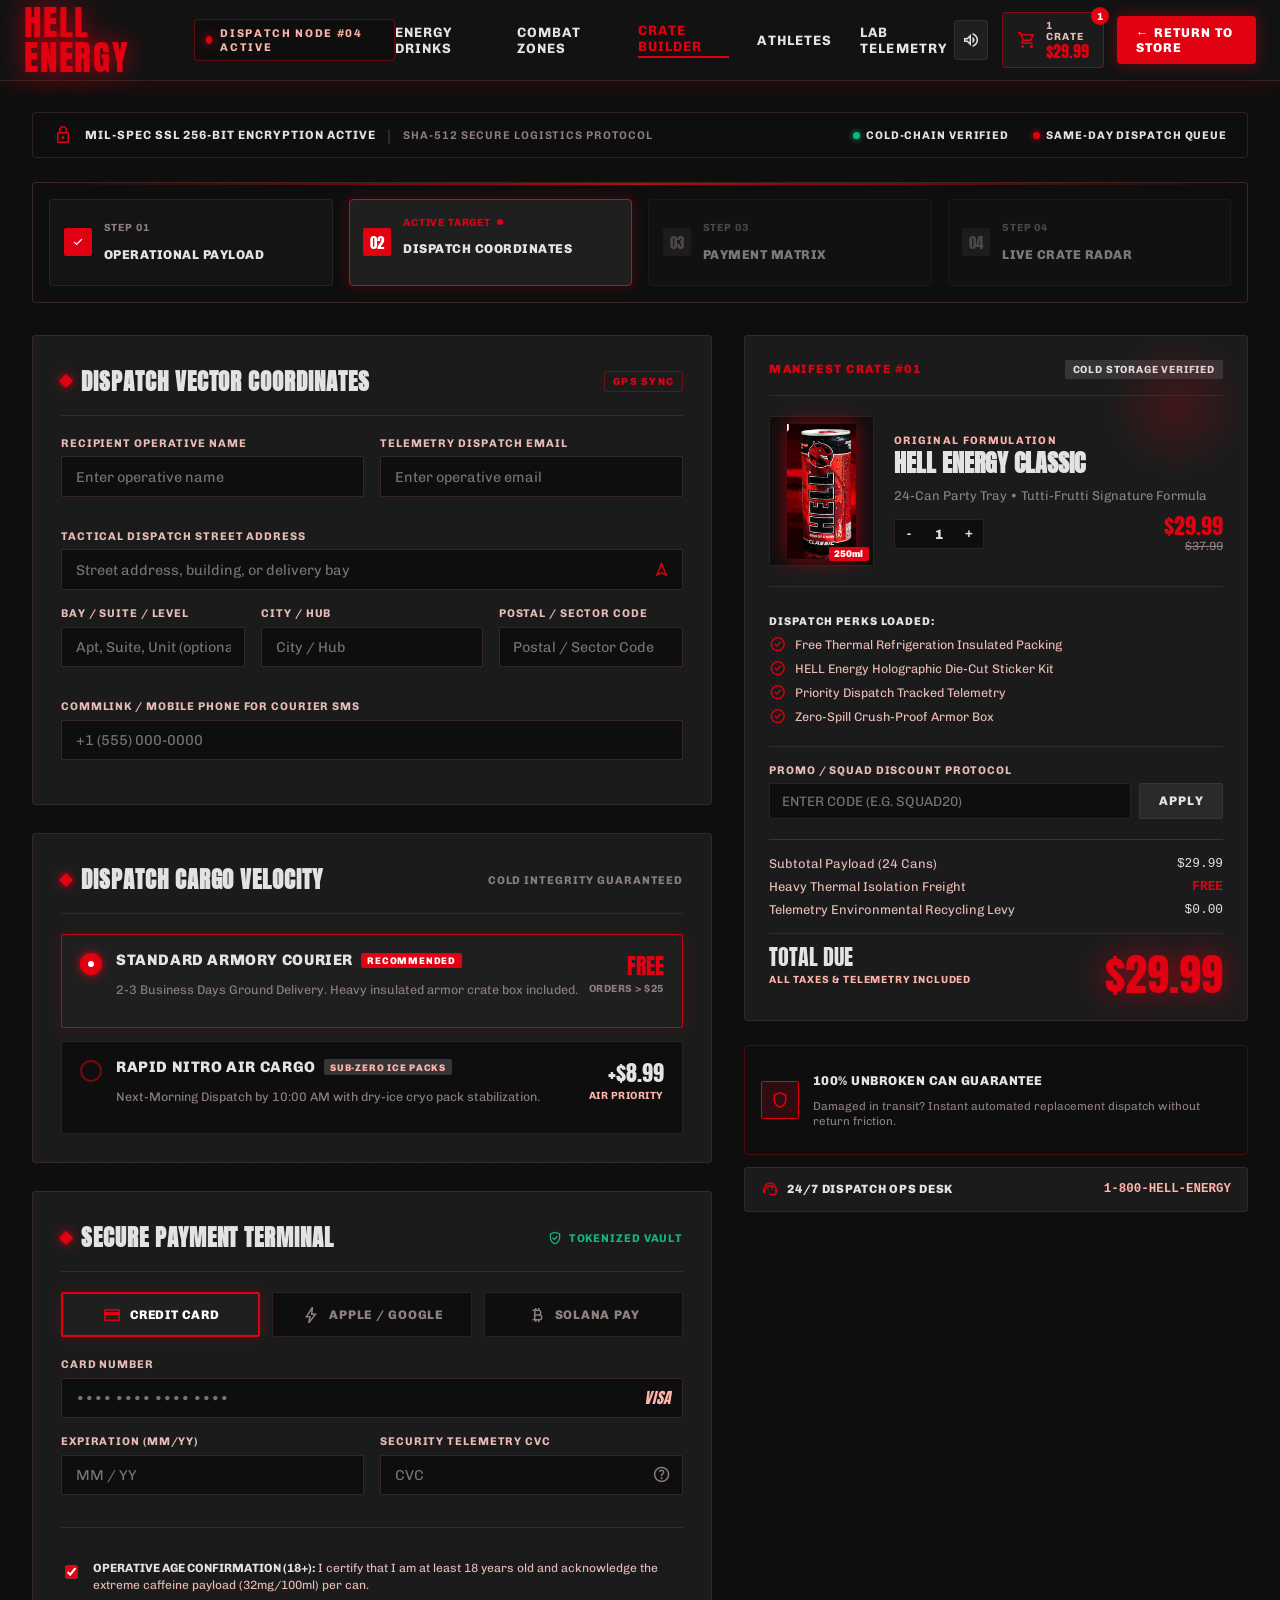
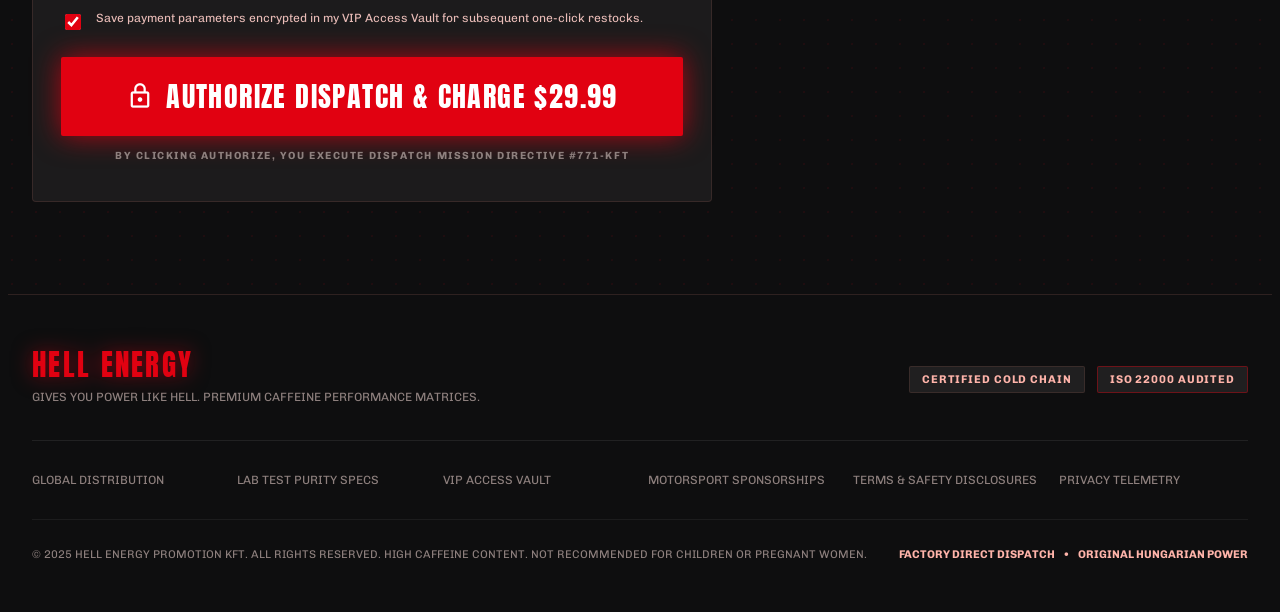
<file: checkout.html>
<!doctype html>
<html lang="en" class="dark">
  <head>
    <meta charset="UTF-8" />
    <meta name="viewport" content="width=device-width, initial-scale=1.0, maximum-scale=5.0, viewport-fit=cover" />
    <title>HELL ENERGY // Crate Dispatch Terminal</title>
    <!-- Fonts: Anton for heavy headlines, Chivo for precision HUD typography -->
    <link rel="preconnect" href="https://fonts.googleapis.com" />
    <link rel="preconnect" href="https://fonts.gstatic.com" crossorigin />
    <link href="https://fonts.googleapis.com/css2?family=Anton&family=Chivo:ital,wght@0,300;0,400;0,600;0,700;0,800;0,900;1,700&display=swap" rel="stylesheet" />
    <!-- Material Symbols Outlined -->
    <link href="https://fonts.googleapis.com/css2?family=Material+Symbols+Outlined:wght,FILL@100..700,0..1&display=swap" rel="stylesheet" />
    <link rel="stylesheet" href="checkout.css?v=3.5" />
  </head>

  <body class="carbon-mesh">
    <!-- TopNavBar (Shared Component) -->
    <header class="checkout-header">
      <div class="checkout-header-inner">
        <!-- Brand & Status Halo -->
        <div class="brand-halo">
          <a class="brand-link" href="index.html" title="Return to Store">
            <span class="brand-title-lg">HELL ENERGY</span>
          </a>
          <div class="dispatch-node-badge">
            <span class="node-pulse-dot"></span>
            <span class="node-text">DISPATCH NODE #04 ACTIVE</span>
          </div>
        </div>

        <!-- Navigation Links -->
        <nav class="header-nav">
          <a href="index.html#homeSection">ENERGY DRINKS</a>
          <a href="index.html#servicesSection">COMBAT ZONES</a>
          <a href="index.html#crateSection" class="active">CRATE BUILDER</a>
          <a href="index.html#aboutSection">ATHLETES</a>
          <a href="index.html#powerMatrixSection">LAB TELEMETRY</a>
        </nav>

        <!-- Trailing Actions Cluster -->
        <div class="header-cluster">
          <!-- Audio Trigger -->
          <button class="icon-trigger-btn" type="button" id="audioToggleBtn" title="Volume Telemetry">
            <span class="material-symbols-outlined">volume_up</span>
          </button>

          <!-- Cart Preview Capsule -->
          <a class="cart-capsule" href="#manifestColumn" title="View Crate">
            <span class="material-symbols-outlined">shopping_cart</span>
            <div class="capsule-data">
              <span class="capsule-lbl" id="headerCrateLabel">1 CRATE</span>
              <span class="capsule-price" id="headerCratePrice">$29.99</span>
            </div>
            <span class="capsule-badge" id="headerCrateBadge">1</span>
          </a>

          <!-- Return to Store / Rapid Order CTA -->
          <a href="index.html#crateSection" class="rapid-order-btn">
            ← RETURN TO STORE
          </a>
        </div>
      </div>
    </header>

    <!-- Main Canvas Content -->
    <main class="checkout-main-content">
      <div class="checkout-container">
        <!-- Sub-Bar Security Indicators -->
        <div class="security-sub-bar">
          <div class="security-left">
            <span class="material-symbols-outlined">lock</span>
            <span class="security-primary-txt">MIL-SPEC SSL 256-BIT ENCRYPTION ACTIVE</span>
            <span class="security-divider">|</span>
            <span class="security-sub-txt">SHA-512 SECURE LOGISTICS PROTOCOL</span>
          </div>
          <div class="security-right">
            <div class="badge-indicator">
              <span class="dot-green"></span>
              <span>COLD-CHAIN VERIFIED</span>
            </div>
            <div class="badge-indicator">
              <span class="dot-red"></span>
              <span>SAME-DAY DISPATCH QUEUE</span>
            </div>
          </div>
        </div>

        <!-- Multi-Step Checkout Progress HUD -->
        <div class="checkout-stepper-hud">
          <div class="laser-border-top"></div>
          <div class="stepper-grid">
            <!-- Step 1: Payload -->
            <a href="index.html#crateSection" class="step-card completed-step" style="text-decoration: none;">
              <div class="step-num-box">
                <span class="material-symbols-outlined" style="font-size: 16px;">check</span>
              </div>
              <div>
                <p class="step-lbl-top">STEP 01</p>
                <p class="step-lbl-title">OPERATIONAL PAYLOAD</p>
              </div>
            </a>

            <!-- Step 2: Active Coordinates -->
            <div class="step-card active-step">
              <div class="step-num-box">02</div>
              <div>
                <div class="step-lbl-top">
                  <span>ACTIVE TARGET</span>
                  <span class="active-pulse-mini"></span>
                </div>
                <p class="step-lbl-title">DISPATCH COORDINATES</p>
              </div>
            </div>

            <!-- Step 3: Payment Matrix -->
            <div class="step-card disabled-step">
              <div class="step-num-box">03</div>
              <div>
                <p class="step-lbl-top">STEP 03</p>
                <p class="step-lbl-title">PAYMENT MATRIX</p>
              </div>
            </div>

            <!-- Step 4: Live Telemetry Radar -->
            <div class="step-card disabled-step">
              <div class="step-num-box">04</div>
              <div>
                <p class="step-lbl-top">STEP 04</p>
                <p class="step-lbl-title">LIVE CRATE RADAR</p>
              </div>
            </div>
          </div>
        </div>

        <!-- Main Two-Column Layout -->
        <div class="checkout-layout-grid">
          <!-- LEFT COLUMN: Forms & Payment Terminal -->
          <div class="checkout-forms-column">
            <!-- 1. Dispatch Vector Coordinates -->
            <section class="checkout-section-box">
              <div class="section-box-header">
                <div class="section-box-title-group">
                  <span class="diamond-red"></span>
                  <h2 class="section-title">DISPATCH VECTOR COORDINATES</h2>
                </div>
                <span class="section-badge-pill">GPS SYNC</span>
              </div>

              <form id="dispatchCoordinatesForm" onsubmit="event.preventDefault();">
                <div class="form-grid-2">
                  <div class="form-field-wrapper">
                    <label for="opName">RECIPIENT OPERATIVE NAME</label>
                    <div class="checkout-input-box">
                      <input type="text" id="opName" placeholder="Enter operative name" required />
                    </div>
                  </div>
                  <div class="form-field-wrapper">
                    <label for="opEmail">TELEMETRY DISPATCH EMAIL</label>
                    <div class="checkout-input-box">
                      <input type="email" id="opEmail" placeholder="Enter operative email" required />
                    </div>
                  </div>
                </div>

                <div class="form-field-wrapper">
                  <label for="opAddress">TACTICAL DISPATCH STREET ADDRESS</label>
                  <div class="checkout-input-box">
                    <input type="text" id="opAddress" placeholder="Street address, building, or delivery bay" required />
                    <span class="material-symbols-outlined trailing-icon">navigation</span>
                  </div>
                </div>

                <div class="form-grid-3">
                  <div class="form-field-wrapper">
                    <label for="opSuite">BAY / SUITE / LEVEL</label>
                    <div class="checkout-input-box">
                      <input type="text" id="opSuite" placeholder="Apt, Suite, Unit (optional)" />
                    </div>
                  </div>
                  <div class="form-field-wrapper">
                    <label for="opCity">CITY / HUB</label>
                    <div class="checkout-input-box">
                      <input type="text" id="opCity" placeholder="City / Hub" required />
                    </div>
                  </div>
                  <div class="form-field-wrapper">
                    <label for="opPostal">POSTAL / SECTOR CODE</label>
                    <div class="checkout-input-box">
                      <input type="text" id="opPostal" placeholder="Postal / Sector Code" required />
                    </div>
                  </div>
                </div>

                <div class="form-field-wrapper">
                  <label for="opPhone">COMMLINK / MOBILE PHONE FOR COURIER SMS</label>
                  <div class="checkout-input-box">
                    <input type="tel" id="opPhone" placeholder="+1 (555) 000-0000" required />
                  </div>
                </div>
              </form>
            </section>

            <!-- 2. Priority Freight Dispatch Selector -->
            <section class="checkout-section-box">
              <div class="section-box-header">
                <div class="section-box-title-group">
                  <span class="diamond-red"></span>
                  <h2 class="section-title">DISPATCH CARGO VELOCITY</h2>
                </div>
                <span class="section-badge-muted">COLD INTEGRITY GUARANTEED</span>
              </div>

              <div class="shipping-velocity-list">
                <!-- Option 1: Standard Ground -->
                <div class="velocity-option-card selected" id="optStandardShipping">
                  <div class="velocity-left">
                    <div class="velocity-radio-circle"></div>
                    <div>
                      <div class="velocity-title-row">
                        <span class="velocity-name">STANDARD ARMORY COURIER</span>
                        <span class="velocity-badge-rec">RECOMMENDED</span>
                      </div>
                      <p class="velocity-desc">2-3 Business Days Ground Delivery. Heavy insulated armor crate box included.</p>
                    </div>
                  </div>
                  <div class="velocity-price-box">
                    <span class="velocity-price">FREE</span>
                    <p class="velocity-cond">ORDERS &gt; $25</p>
                  </div>
                </div>

                <!-- Option 2: Rapid Nitro Air -->
                <div class="velocity-option-card" id="optRapidShipping">
                  <div class="velocity-left">
                    <div class="velocity-radio-circle"></div>
                    <div>
                      <div class="velocity-title-row">
                        <span class="velocity-name">RAPID NITRO AIR CARGO</span>
                        <span class="velocity-badge-ice">SUB-ZERO ICE PACKS</span>
                      </div>
                      <p class="velocity-desc">Next-Morning Dispatch by 10:00 AM with dry-ice cryo pack stabilization.</p>
                    </div>
                  </div>
                  <div class="velocity-price-box">
                    <span class="velocity-price subdue">+$8.99</span>
                    <p class="velocity-cond" style="color: var(--secondary-light);">AIR PRIORITY</p>
                  </div>
                </div>
              </div>
            </section>

            <!-- 3. Secure Payment Terminal -->
            <section class="checkout-section-box">
              <div class="section-box-header">
                <div class="section-box-title-group">
                  <span class="diamond-red"></span>
                  <h2 class="section-title">SECURE PAYMENT TERMINAL</h2>
                </div>
                <div style="display: flex; align-items: center; gap: 0.35rem; color: #10b981; font-size: 0.7rem; font-weight: 700; letter-spacing: 0.08em; text-transform: uppercase;">
                  <span class="material-symbols-outlined" style="font-size: 16px;">verified_user</span>
                  <span>TOKENIZED VAULT</span>
                </div>
              </div>

              <!-- Payment Mode Tabs -->
              <div class="payment-tabs-grid">
                <button class="pay-tab-btn active" id="tabCreditCard" type="button">
                  <span class="material-symbols-outlined">credit_card</span>
                  <span>CREDIT CARD</span>
                </button>
                <button class="pay-tab-btn" id="tabAppleGoogle" type="button">
                  <span class="material-symbols-outlined">bolt</span>
                  <span>APPLE / GOOGLE</span>
                </button>
                <button class="pay-tab-btn" id="tabSolana" type="button">
                  <span class="material-symbols-outlined">currency_bitcoin</span>
                  <span>SOLANA PAY</span>
                </button>
              </div>

              <!-- Credit Card Fields -->
              <div id="creditCardPanel" class="space-y-fields">
                <div class="form-field-wrapper">
                  <label for="cardNumberInput">CARD NUMBER</label>
                  <div class="checkout-input-box">
                    <input type="text" id="cardNumberInput" placeholder="•••• •••• •••• ••••" maxlength="19" autocomplete="cc-number" />
                    <span class="card-brand-tag">VISA</span>
                  </div>
                </div>

                <div class="form-grid-2">
                  <div class="form-field-wrapper">
                    <label for="cardExpiryInput">EXPIRATION (MM/YY)</label>
                    <div class="checkout-input-box">
                      <input type="text" id="cardExpiryInput" placeholder="MM / YY" maxlength="7" autocomplete="cc-exp" />
                    </div>
                  </div>
                  <div class="form-field-wrapper">
                    <label for="cardCvcInput">SECURITY TELEMETRY CVC</label>
                    <div class="checkout-input-box">
                      <input type="password" id="cardCvcInput" placeholder="CVC" maxlength="4" autocomplete="cc-csc" />
                      <span class="material-symbols-outlined trailing-icon" style="color: var(--text-muted);">help</span>
                    </div>
                  </div>
                </div>
              </div>

              <!-- Apple / Google Pay Alternate Panel -->
              <div id="appleGooglePanel" style="display: none; padding: 1.5rem 0; text-align: center;">
                <p style="color: var(--text-secondary); font-size: 0.85rem; margin-bottom: 1rem;">
                  One-tap encrypted biometric checkout enabled for Safari &amp; Chrome operatives.
                </p>
                <div style="display: inline-flex; align-items: center; gap: 0.5rem; background: #000; border: 1px solid #333; padding: 0.75rem 2rem; border-radius: 6px; font-weight: 800;">
                  <span class="material-symbols-outlined">fingerprint</span>
                  <span>BIOMETRIC TAP READY</span>
                </div>
              </div>

              <!-- Solana Web3 Alternate Panel -->
              <div id="solanaPanel" style="display: none; padding: 1.5rem 0; text-align: center;">
                <p style="color: var(--text-secondary); font-size: 0.85rem; margin-bottom: 1rem;">
                  Solana Pay instant QR settlement (USDC or SOL). Zero transaction lag.
                </p>
                <div style="display: inline-flex; align-items: center; gap: 0.5rem; background: rgba(153,69,255,0.15); border: 1px solid #9945FF; color: #DC1FFF; padding: 0.75rem 1.5rem; border-radius: 6px; font-weight: 800;">
                  <span class="material-symbols-outlined">qr_code_2</span>
                  <span>CONNECT PHANTOM / SOLFLARE</span>
                </div>
              </div>

              <!-- Age Verification & Telemetry Disclaimers -->
              <div style="border-top: 1px solid rgba(255, 255, 255, 0.08); padding-top: 1rem; margin-top: 1rem;">
                <label class="checkbox-item-row">
                  <input type="checkbox" id="ageConsentCheck" checked />
                  <span class="checkbox-text">
                    <strong>OPERATIVE AGE CONFIRMATION (18+):</strong> I certify that I am at least 18 years old and acknowledge the extreme caffeine payload (32mg/100ml) per can.
                  </span>
                </label>
                <label class="checkbox-item-row">
                  <input type="checkbox" id="saveVaultCheck" checked />
                  <span class="checkbox-text">
                    Save payment parameters encrypted in my VIP Access Vault for subsequent one-click restocks.
                  </span>
                </label>
              </div>

              <!-- Authorize Button -->
              <button type="button" class="authorize-dispatch-btn" id="authorizeDispatchBtn">
                <span class="material-symbols-outlined" style="font-size: 28px;">lock</span>
                <span id="btnChargeText">AUTHORIZE DISPATCH &amp; CHARGE $29.99</span>
              </button>
              <p class="mission-directive-note">
                BY CLICKING AUTHORIZE, YOU EXECUTE DISPATCH MISSION DIRECTIVE #771-KFT
              </p>
            </section>
          </div>

          <!-- RIGHT COLUMN: Sticky Order Manifest -->
          <div class="manifest-sticky-wrapper" id="manifestColumn">
            <div class="manifest-card">
              <div class="manifest-glow-aura"></div>
              <div class="manifest-header">
                <span class="manifest-tag-title">MANIFEST CRATE #01</span>
                <span class="manifest-tag-cold">COLD STORAGE VERIFIED</span>
              </div>

              <!-- Product Item Details -->
              <div class="manifest-product-row">
                <div class="manifest-can-frame">
                  <img src="assets/checkout_can.png" alt="HELL Energy Classic Can" id="manifestCanImg" />
                  <span class="can-size-badge">250ml</span>
                </div>
                <div class="manifest-meta">
                  <span class="manifest-sub-formula">ORIGINAL FORMULATION</span>
                  <h3 class="manifest-product-name">HELL ENERGY CLASSIC</h3>
                  <p class="manifest-pack-desc" id="manifestPackDesc">24-Can Tactical Party Tray • Tutti-Frutti</p>
                  <div class="manifest-actions-row">
                    <!-- Stepper -->
                    <div class="manifest-stepper">
                      <button class="stepper-arrow-btn" id="checkoutQtyMinus" type="button">-</button>
                      <span class="stepper-val" id="checkoutQtyDisplay">1</span>
                      <button class="stepper-arrow-btn" id="checkoutQtyPlus" type="button">+</button>
                    </div>
                    <!-- Price -->
                    <div class="manifest-pricing-group">
                      <span class="manifest-active-price" id="manifestPriceDisplay">$29.99</span>
                      <span class="manifest-strikethrough" id="manifestBaseStrikethrough">$37.99</span>
                    </div>
                  </div>
                </div>
              </div>

              <!-- Tactical Perks Included Checklist -->
              <div class="dispatch-perks-box">
                <p class="perks-header-title">DISPATCH PERKS LOADED:</p>
                <div class="perk-row">
                  <span class="material-symbols-outlined">check_circle</span>
                  <span>Free Thermal Refrigeration Insulated Packing</span>
                </div>
                <div class="perk-row">
                  <span class="material-symbols-outlined">check_circle</span>
                  <span>HELL Energy Holographic Die-Cut Sticker Kit</span>
                </div>
                <div class="perk-row">
                  <span class="material-symbols-outlined">check_circle</span>
                  <span>Priority Dispatch Tracked Telemetry</span>
                </div>
                <div class="perk-row">
                  <span class="material-symbols-outlined">check_circle</span>
                  <span>Zero-Spill Crush-Proof Armor Box</span>
                </div>
              </div>

              <!-- Promo Code Protocol Input -->
              <div class="promo-box">
                <label for="promoCodeInput" class="promo-label">PROMO / SQUAD DISCOUNT PROTOCOL</label>
                <div class="promo-input-cluster">
                  <input type="text" id="promoCodeInput" placeholder="ENTER CODE (e.g. SQUAD20)" />
                  <button type="button" class="promo-apply-btn" id="promoApplyBtn">APPLY</button>
                </div>
                <div id="promoFeedbackMsg" style="font-size: 0.72rem; font-weight: 700; margin-top: 0.4rem; display: none;"></div>
              </div>

              <!-- Detailed Financial Telemetry Breakdown -->
              <div class="manifest-totals-box">
                <div class="totals-line">
                  <span id="subtotalPayloadLbl">Subtotal Payload (24 Cans)</span>
                  <span class="totals-val" id="summaryPayloadSubtotal">$29.99</span>
                </div>
                <div class="totals-line">
                  <span>Heavy Thermal Isolation Freight</span>
                  <span class="totals-val green-free" id="summaryFreightCharge">FREE</span>
                </div>
                <div class="totals-line">
                  <span>Telemetry Environmental Recycling Levy</span>
                  <span class="totals-val">$0.00</span>
                </div>
                <div class="total-due-line">
                  <div>
                    <span class="total-due-label">TOTAL DUE</span>
                    <p class="total-due-sub">ALL TAXES &amp; TELEMETRY INCLUDED</p>
                  </div>
                  <span class="total-due-amount" id="summaryFinalTotal">$29.99</span>
                </div>
              </div>
            </div>

            <!-- Guarantee & Hotline Capsule -->
            <div class="guarantee-capsule">
              <div class="guarantee-icon-box">
                <span class="material-symbols-outlined">shield</span>
              </div>
              <div>
                <p class="guarantee-title">100% UNBROKEN CAN GUARANTEE</p>
                <p class="guarantee-desc">Damaged in transit? Instant automated replacement dispatch without return friction.</p>
              </div>
            </div>

            <!-- Active Dispatch Hotline Badge -->
            <div class="hotline-capsule">
              <div class="hotline-left">
                <span class="material-symbols-outlined">support_agent</span>
                <span>24/7 DISPATCH OPS DESK</span>
              </div>
              <span class="hotline-num">1-800-HELL-ENERGY</span>
            </div>
          </div>
        </div>
      </div>
    </main>

    <!-- Footer (Shared Component) -->
    <footer class="checkout-footer">
      <div class="checkout-footer-inner">
        <div class="footer-top-row">
          <div>
            <span class="footer-brand">HELL ENERGY</span>
            <p class="footer-subline">GIVES YOU POWER LIKE HELL. PREMIUM CAFFEINE PERFORMANCE MATRICES.</p>
          </div>
          <div class="footer-badges">
            <span class="footer-badge-pill">CERTIFIED COLD CHAIN</span>
            <span class="footer-badge-pill" style="border-color: rgba(225,1,17,0.4);">ISO 22000 AUDITED</span>
          </div>
        </div>

        <div class="footer-links-grid">
          <a href="index.html#homeSection">GLOBAL DISTRIBUTION</a>
          <a href="index.html#powerMatrixSection">LAB TEST PURITY SPECS</a>
          <a href="index.html#crateSection">VIP ACCESS VAULT</a>
          <a href="index.html#servicesSection">MOTORSPORT SPONSORSHIPS</a>
          <a href="index.html#aboutSection">TERMS &amp; SAFETY DISCLOSURES</a>
          <a href="index.html#contactSection">PRIVACY TELEMETRY</a>
        </div>

        <div class="footer-bottom-row">
          <p>© 2025 HELL ENERGY PROMOTION KFT. ALL RIGHTS RESERVED. HIGH CAFFEINE CONTENT. NOT RECOMMENDED FOR CHILDREN OR PREGNANT WOMEN.</p>
          <div class="footer-origin">
            <span>FACTORY DIRECT DISPATCH</span>
            <span>•</span>
            <span>ORIGINAL HUNGARIAN POWER</span>
          </div>
        </div>
      </div>
    </footer>

    <!-- MISSION RADAR SUCCESS MODAL -->
    <div class="mission-radar-modal" id="missionRadarModal">
      <div class="mission-radar-card">
        <div class="radar-sweep-circle">
          <span class="material-symbols-outlined">radar</span>
        </div>
        <h2 class="radar-title">MISSION <span>AUTHORIZED</span></h2>
        <p class="radar-desc">
          Your crate dispatch directive has been committed to the tactical cold-chain logistics network. Armory drones are pre-cooling your payload.
        </p>

        <div class="radar-specs-box">
          <div class="radar-spec-row">
            <span class="radar-spec-lbl">DISPATCH TRACKING ID:</span>
            <span class="radar-spec-val accent" id="modalTrackingId">#HL-8842-X9</span>
          </div>
          <div class="radar-spec-row">
            <span class="radar-spec-lbl">OPERATIVE RECIPIENT:</span>
            <span class="radar-spec-val" id="modalOperativeName">OPERATIVE RECIPIENT</span>
          </div>
          <div class="radar-spec-row">
            <span class="radar-spec-lbl">PAYLOAD MANIFEST:</span>
            <span class="radar-spec-val" id="modalPayloadName">24-Can Tactical Party Tray</span>
          </div>
          <div class="radar-spec-row">
            <span class="radar-spec-lbl">SHIPPING VELOCITY:</span>
            <span class="radar-spec-val" id="modalShippingVelocity">Standard Armory Courier (FREE)</span>
          </div>
          <div class="radar-spec-row">
            <span class="radar-spec-lbl">TOTAL CHARGED:</span>
            <span class="radar-spec-val accent" id="modalTotalCharged">$29.99</span>
          </div>
          <div class="radar-spec-row">
            <span class="radar-spec-lbl">STATUS:</span>
            <span class="radar-spec-val" style="color: #10b981;">DISPATCH IN PROGRESS</span>
          </div>
        </div>

        <button type="button" class="radar-return-btn" id="modalReturnHomeBtn">
          ← RETURN TO COMMAND DASHBOARD
        </button>
      </div>
    </div>

    <!-- Interactive Checkout Logic Script -->
    <script src="checkout.js?v=3.5"></script>
  </body>
</html>
</file>
<file: style.css>
/* ==========================================================================
   HELL ENERGY // Direct Telemetry Design System
   Faithfully matching Google Stitch Design (ID: 4684510899962998944)
   ========================================================================== */

:root {
  /* Dark Theme Tokens (Default) */
  --bg-primary: #131314;
  --bg-secondary: #0e0e0f;
  --surface-1: #1c1b1c;
  --surface-2: #201f20;
  --surface-3: #2a2a2b;
  --surface-4: #353436;
  --surface-hover: #3e3d40;

  --primary: #ff1e27;
  --primary-bright: #ff3a42;
  --primary-glow: rgba(255, 30, 39, 0.45);
  --primary-glow-subtle: rgba(255, 30, 39, 0.15);
  --secondary: #e50914;
  --crimson: #c00014;
  --crimson-dark: #690005;

  --text-primary: #f5f5f7;
  --text-secondary: #d1b8b5;
  --text-muted: #8e8381;
  --text-dark: #131314;

  --border-color: #3f2d2b;
  --border-glow: rgba(255, 30, 39, 0.4);
  --border-light: #523a37;

  --font-headline: 'Anton', -apple-system, BlinkMacSystemFont, 'Segoe UI', sans-serif;
  --font-body: 'Chivo', -apple-system, BlinkMacSystemFont, 'Segoe UI', Roboto, sans-serif;

  --radius-sm: 4px;
  --radius-md: 8px;
  --radius-lg: 14px;
  --radius-full: 9999px;

  --shadow-hud: 0 10px 30px -5px rgba(0, 0, 0, 0.7), 0 0 20px -5px rgba(255, 30, 39, 0.2);
  --shadow-glow: 0 0 25px rgba(255, 30, 39, 0.6);
  --transition-fast: 0.2s cubic-bezier(0.16, 1, 0.3, 1);
  --transition-normal: 0.3s cubic-bezier(0.16, 1, 0.3, 1);
}

/* Light Mode Overrides (only active when toggled) */
body.light-mode {
  --bg-primary: #f7f7f9;
  --bg-secondary: #ececf0;
  --surface-1: #ffffff;
  --surface-2: #f2f2f5;
  --surface-3: #e5e5eb;
  --surface-4: #d8d8de;
  --surface-hover: #e8e8ee;

  --text-primary: #121214;
  --text-secondary: #4a4544;
  --text-muted: #78706f;

  --border-color: #e0d0cf;
  --border-glow: rgba(255, 30, 39, 0.25);
  --border-light: #d1b8b5;
  --shadow-hud: 0 8px 25px rgba(0, 0, 0, 0.08);
}

/* Reset & Global */
*, *::before, *::after {
  box-sizing: border-box;
  margin: 0;
  padding: 0;
}

html {
  scroll-behavior: smooth;
  scroll-padding-top: 75px;
  overflow-x: hidden;
  font-size: 16px;
}

body {
  font-family: var(--font-body);
  background-color: var(--bg-primary);
  color: var(--text-primary);
  line-height: 1.5;
  min-height: 100vh;
  overflow-x: hidden;
  width: 100%;
  position: relative;
  transition: background-color var(--transition-normal), color var(--transition-normal);
}

img {
  max-width: 100%;
  height: auto;
  display: block;
}

button, input, textarea, select {
  font-family: inherit;
  color: inherit;
  font-size: inherit;
}

a {
  color: inherit;
  text-decoration: none;
}

/* Typography Helpers */
.font-anton {
  font-family: var(--font-headline);
  letter-spacing: 0.03em;
}

.gradient-text {
  background: linear-gradient(135deg, #ff454d 0%, #ff1e27 45%, #d8000c 80%, #a60009 100%);
  -webkit-background-clip: text;
  -webkit-text-fill-color: transparent;
  display: inline-block;
  filter: drop-shadow(0 0 25px rgba(255, 30, 39, 0.65));
}

.accent-red {
  color: var(--primary);
}

/* Status & Badges */
.status-dot {
  display: inline-block;
  width: 8px;
  height: 8px;
  border-radius: 50%;
  background-color: var(--primary);
  box-shadow: 0 0 8px var(--primary);
}

.status-dot.pulse {
  animation: pulseDot 1.8s infinite;
}

@keyframes pulseDot {
  0% { transform: scale(0.9); opacity: 0.7; box-shadow: 0 0 4px var(--primary); }
  50% { transform: scale(1.3); opacity: 1; box-shadow: 0 0 14px var(--primary); }
  100% { transform: scale(0.9); opacity: 0.7; box-shadow: 0 0 4px var(--primary); }
}

/* Button Components */
.cta-primary-btn {
  display: inline-flex;
  align-items: center;
  justify-content: center;
  gap: 0.5rem;
  background: linear-gradient(135deg, #ff2a32 0%, #d8000c 100%);
  color: #ffffff;
  font-family: var(--font-headline);
  font-size: 1.1rem;
  letter-spacing: 0.05em;
  padding: 0.85rem 1.75rem;
  border: 1px solid rgba(255, 255, 255, 0.2);
  border-radius: var(--radius-sm);
  cursor: pointer;
  box-shadow: 0 4px 20px var(--primary-glow);
  transition: transform var(--transition-fast), box-shadow var(--transition-fast), background var(--transition-fast);
  text-transform: uppercase;
}

.cta-primary-btn:hover:not(:disabled) {
  transform: translateY(-2px);
  background: linear-gradient(135deg, #ff4047 0%, #f00512 100%);
  box-shadow: 0 6px 28px rgba(255, 30, 39, 0.75);
}

.cta-primary-btn:active:not(:disabled) {
  transform: translateY(0);
}

.cta-primary-btn:disabled {
  opacity: 0.45;
  cursor: not-allowed;
  box-shadow: none;
  filter: grayscale(0.5);
}

.cta-secondary-btn {
  display: inline-flex;
  align-items: center;
  justify-content: center;
  gap: 0.5rem;
  background: var(--surface-2);
  color: var(--text-primary);
  font-family: var(--font-headline);
  font-size: 1.05rem;
  letter-spacing: 0.05em;
  padding: 0.85rem 1.6rem;
  border: 1px solid var(--border-color);
  border-radius: var(--radius-sm);
  cursor: pointer;
  transition: all var(--transition-fast);
  text-transform: uppercase;
}

.cta-secondary-btn:hover {
  background: var(--surface-3);
  border-color: var(--primary);
  color: #ffffff;
  box-shadow: 0 0 15px var(--primary-glow-subtle);
}

/* ==========================================================================
   LOGIN PAGE (#LoginPage)
   ========================================================================== */
#LoginPage {
  min-height: 100vh;
  display: flex;
  align-items: center;
  justify-content: center;
  padding: 2rem 1rem;
  background: radial-gradient(circle at center, #1e1314 0%, var(--bg-primary) 70%);
  position: relative;
}

#LoginPage::before {
  content: "";
  position: absolute;
  top: 15%;
  left: 50%;
  transform: translateX(-50%);
  width: 500px;
  height: 500px;
  background: radial-gradient(circle, rgba(255, 30, 39, 0.18) 0%, transparent 65%);
  pointer-events: none;
  filter: blur(40px);
}

.login-card {
  width: 100%;
  max-width: 460px;
  background: var(--surface-1);
  border: 1px solid var(--border-color);
  border-radius: var(--radius-md);
  padding: 2.5rem 2rem;
  box-shadow: var(--shadow-hud);
  position: relative;
  z-index: 2;
  backdrop-filter: blur(12px);
}

.login-card::after {
  content: "";
  position: absolute;
  top: 0;
  left: 0;
  right: 0;
  height: 3px;
  background: linear-gradient(90deg, transparent 0%, var(--primary) 50%, transparent 100%);
}

.brand-header {
  text-align: center;
  margin-bottom: 1.75rem;
}

.devil-icon-badge {
  display: inline-flex;
  align-items: center;
  justify-content: center;
  width: 54px;
  height: 54px;
  background: linear-gradient(135deg, rgba(255, 30, 39, 0.25) 0%, rgba(200, 0, 20, 0.1) 100%);
  border: 1px solid var(--border-glow);
  border-radius: 50%;
  color: var(--primary);
  margin-bottom: 0.75rem;
  box-shadow: 0 0 20px var(--primary-glow-subtle);
}

.devil-icon-badge .material-symbols-outlined {
  font-size: 2rem;
}

.brand-title {
  font-family: var(--font-headline);
  font-size: 2.75rem;
  line-height: 1;
  letter-spacing: 0.05em;
  color: var(--text-primary);
}

.brand-title span {
  color: var(--primary);
  margin-left: 0.25rem;
}

.brand-subtitle {
  font-size: 0.75rem;
  font-weight: 700;
  letter-spacing: 0.15em;
  color: var(--text-muted);
  margin-top: 0.35rem;
}

.login-instruction {
  display: flex;
  align-items: center;
  gap: 0.5rem;
  padding: 0.6rem 0.8rem;
  background: var(--surface-2);
  border: 1px solid var(--border-color);
  border-radius: var(--radius-sm);
  font-size: 0.75rem;
  font-weight: 600;
  letter-spacing: 0.08em;
  color: var(--text-secondary);
  margin-bottom: 1.5rem;
}

.input-wrapper {
  margin-bottom: 1.25rem;
  text-align: left;
}

.input-wrapper label {
  display: block;
  font-size: 0.75rem;
  font-weight: 700;
  letter-spacing: 0.08em;
  color: var(--text-secondary);
  margin-bottom: 0.4rem;
}

.input-field-box, .password-box {
  position: relative;
  display: flex;
  align-items: center;
  background: var(--surface-2);
  border: 1px solid var(--border-color);
  border-radius: var(--radius-sm);
  transition: border-color var(--transition-fast), box-shadow var(--transition-fast);
}

.input-field-box:focus-within, .password-box:focus-within {
  border-color: var(--primary);
  box-shadow: 0 0 0 2px var(--primary-glow-subtle);
}

.field-icon {
  margin-left: 0.85rem;
  color: var(--text-muted);
  font-size: 1.25rem;
  pointer-events: none;
}

.input-field-box input, .password-box input {
  width: 100%;
  background: transparent;
  border: none;
  outline: none;
  padding: 0.8rem 0.85rem;
  color: var(--text-primary);
  font-size: 0.95rem;
}

.password-box button#togglePassword {
  background: transparent;
  border: none;
  color: var(--text-muted);
  cursor: pointer;
  padding: 0.5rem 0.85rem;
  display: flex;
  align-items: center;
  justify-content: center;
  transition: color var(--transition-fast);
}

.password-box button#togglePassword:hover {
  color: var(--primary);
}

.login-demo-hint {
  display: flex;
  align-items: center;
  gap: 0.4rem;
  font-size: 0.8rem;
  color: var(--text-muted);
  margin-bottom: 1.5rem;
  background: rgba(255, 255, 255, 0.03);
  padding: 0.5rem 0.75rem;
  border-radius: var(--radius-sm);
}

.login-demo-hint strong {
  color: var(--primary);
}

#loginButton {
  width: 100%;
}

#message {
  margin-top: 1rem;
  font-size: 0.85rem;
  min-height: 1.25rem;
  font-weight: 600;
  text-align: center;
}

.login-footer-stats {
  display: flex;
  align-items: center;
  justify-content: space-around;
  margin-top: 2rem;
  padding-top: 1.5rem;
  border-top: 1px solid var(--border-color);
}

.mini-stat {
  display: flex;
  flex-direction: column;
  align-items: center;
}

.mini-stat .val {
  font-family: var(--font-headline);
  font-size: 1.35rem;
  color: var(--primary);
  line-height: 1;
}

.mini-stat .lbl {
  font-size: 0.65rem;
  font-weight: 700;
  letter-spacing: 0.08em;
  color: var(--text-muted);
  margin-top: 0.2rem;
}

.stat-divider {
  width: 1px;
  height: 24px;
  background-color: var(--border-color);
}

/* ==========================================================================
   MAIN HOME PAGE LAYOUT
   ========================================================================== */
#homePage {
  min-height: 100vh;
  display: flex;
  flex-direction: column;
  background-color: var(--bg-primary);
}

/* Sticky Header */
.main-header {
  position: sticky;
  top: 0;
  z-index: 100;
  background: rgba(19, 19, 20, 0.88);
  backdrop-filter: blur(14px);
  -webkit-backdrop-filter: blur(14px);
  border-bottom: 1px solid var(--border-color);
  transition: background-color var(--transition-normal);
}

body.light-mode .main-header {
  background: rgba(247, 247, 249, 0.92);
}

.header-container {
  max-width: 1360px;
  margin: 0 auto;
  padding: 0.85rem 1.5rem;
  display: flex;
  align-items: center;
  justify-content: space-between;
  gap: 1rem;
}

.brand-logo {
  display: flex;
  align-items: center;
  gap: 0.5rem;
  cursor: pointer;
}

.devil-logo {
  color: var(--primary);
  font-size: 2rem;
  filter: drop-shadow(0 0 8px var(--primary));
}

.brand-name {
  font-family: var(--font-headline);
  font-size: 1.65rem;
  letter-spacing: 0.05em;
  color: var(--text-primary);
}

.telemetry-pill {
  font-size: 0.65rem;
  font-weight: 800;
  letter-spacing: 0.08em;
  padding: 0.2rem 0.5rem;
  background: rgba(255, 30, 39, 0.15);
  color: var(--primary);
  border: 1px solid var(--border-glow);
  border-radius: var(--radius-full);
}

/* Nav Links */
.nav-links {
  display: flex;
  align-items: center;
  gap: 0.5rem;
}

.nav-link {
  display: flex;
  align-items: center;
  gap: 0.35rem;
  background: transparent;
  border: none;
  color: var(--text-secondary);
  font-family: var(--font-body);
  font-size: 0.9rem;
  font-weight: 600;
  padding: 0.55rem 0.85rem;
  border-radius: var(--radius-sm);
  cursor: pointer;
  transition: color var(--transition-fast), background var(--transition-fast);
}

.nav-link .material-symbols-outlined {
  font-size: 1.15rem;
}

.nav-link:hover {
  color: #ffffff;
  background: var(--surface-2);
}

body.light-mode .nav-link:hover {
  color: var(--primary);
  background: var(--surface-3);
}

.nav-link.special-action {
  color: var(--primary);
  border: 1px solid var(--border-glow);
  background: rgba(255, 30, 39, 0.08);
}

.nav-link.special-action:hover {
  background: var(--primary);
  color: #ffffff;
}

/* Header Actions */
.header-actions {
  display: flex;
  align-items: center;
  gap: 0.85rem;
}

/* Theme Switch */
.theme-switch-wrapper {
  display: flex;
  align-items: center;
  gap: 0.35rem;
  background: var(--surface-2);
  padding: 0.3rem 0.5rem;
  border-radius: var(--radius-full);
  border: 1px solid var(--border-color);
}

.theme-icon {
  font-size: 1rem;
  color: var(--text-muted);
}

.theme-toggle {
  position: relative;
  display: inline-block;
  width: 40px;
  height: 22px;
  cursor: pointer;
}

.theme-toggle input {
  opacity: 0;
  width: 0;
  height: 0;
}

.slider {
  position: absolute;
  inset: 0;
  background-color: var(--surface-4);
  border-radius: 50px;
  transition: 0.3s;
}

.slider::before {
  content: "";
  position: absolute;
  width: 16px;
  height: 16px;
  left: 3px;
  top: 3px;
  background-color: #ffffff;
  border-radius: 50%;
  transition: 0.3s;
}

.theme-toggle input:checked + .slider {
  background-color: var(--primary);
}

.theme-toggle input:checked + .slider::before {
  transform: translateX(18px);
}

/* Cart Button */
.cart-pill-btn {
  display: flex;
  align-items: center;
  gap: 0.35rem;
  background: var(--surface-2);
  border: 1px solid var(--border-color);
  color: var(--text-primary);
  padding: 0.45rem 0.85rem;
  border-radius: var(--radius-full);
  cursor: pointer;
  transition: border-color var(--transition-fast), background var(--transition-fast);
}

.cart-pill-btn:hover {
  border-color: var(--primary);
}

.cart-count {
  display: inline-flex;
  align-items: center;
  justify-content: center;
  width: 20px;
  height: 20px;
  background: var(--primary);
  color: #ffffff;
  border-radius: 50%;
  font-size: 0.75rem;
  font-weight: 800;
}

/* Quick Order CTA Button in Header */
.cta-header-btn {
  display: inline-flex;
  align-items: center;
  gap: 0.4rem;
  background: linear-gradient(135deg, var(--primary) 0%, var(--primary-dark) 100%);
  color: #ffffff;
  border: 1px solid var(--primary-glow);
  padding: 0.5rem 1rem;
  border-radius: var(--radius-sm);
  font-family: var(--font-body);
  font-size: 0.8rem;
  font-weight: 800;
  letter-spacing: 0.08em;
  text-transform: uppercase;
  cursor: pointer;
  box-shadow: 0 0 14px var(--primary-glow-subtle);
  transition: all var(--transition-fast);
}

.cta-header-btn:hover {
  box-shadow: 0 0 22px var(--primary-glow);
  transform: translateY(-1px);
  filter: brightness(1.15);
}

.cta-header-btn .material-symbols-outlined {
  font-size: 1.15rem;
}

/* Logout Button (fallback) */
.logout-btn {
  display: flex;
  align-items: center;
  gap: 0.35rem;
  background: transparent;
  border: 1px solid rgba(255, 30, 39, 0.4);
  color: var(--primary);
  font-size: 0.85rem;
  font-weight: 700;
  letter-spacing: 0.05em;
  padding: 0.45rem 0.85rem;
  border-radius: var(--radius-sm);
  cursor: pointer;
  transition: all var(--transition-fast);
  text-transform: uppercase;
}

.logout-btn:hover {
  background: var(--primary);
  color: #ffffff;
  box-shadow: 0 0 14px var(--primary-glow);
}

/* Main Content Structure */
.page-content {
  flex: 1;
}

.section-container {
  max-width: 1360px;
  margin: 0 auto;
  padding: 5rem 1.5rem;
}

.section-header-block {
  text-align: left;
  margin-bottom: 3rem;
}

.section-tag {
  display: inline-flex;
  align-items: center;
  gap: 0.4rem;
  font-size: 0.75rem;
  font-weight: 800;
  letter-spacing: 0.12em;
  color: var(--primary);
  margin-bottom: 0.5rem;
}

.section-tag .material-symbols-outlined {
  font-size: 1.1rem;
}

.section-title {
  font-family: var(--font-headline);
  font-size: clamp(2.2rem, 4vw, 3.5rem);
  letter-spacing: 0.04em;
  color: var(--text-primary);
  line-height: 1.05;
}

.section-subtitle {
  font-size: 1.05rem;
  color: var(--text-muted);
  max-width: 650px;
  margin-top: 0.5rem;
}

/* ==========================================================================
   HERO SECTION (#homeSection)
   ========================================================================== */
.hero-section {
  position: relative;
  overflow: hidden;
  padding: 4rem 1.5rem 6rem;
  background: #0d0d0e;
  border-bottom: 1px solid var(--border-color);
}

/* Ambient Background Video */
.hero-video-bg {
  position: absolute;
  inset: 0;
  width: 100%;
  height: 100%;
  overflow: hidden;
  z-index: 1;
  pointer-events: none;
}

.hero-video-element {
  width: 100%;
  height: 100%;
  object-fit: cover;
  object-position: center;
  opacity: 0.78;
  filter: brightness(0.92) contrast(1.12) saturate(1.2);
  transition: opacity 0.8s ease;
}

.hero-video-overlay {
  position: absolute;
  inset: 0;
  background: linear-gradient(
    90deg,
    rgba(13, 13, 14, 0.86) 0%,
    rgba(13, 13, 14, 0.70) 38%,
    rgba(13, 13, 14, 0.22) 70%,
    rgba(13, 13, 14, 0.38) 100%
  ),
  linear-gradient(
    180deg,
    rgba(13, 13, 14, 0.45) 0%,
    transparent 42%,
    rgba(13, 13, 14, 0.95) 100%
  );
  pointer-events: none;
}

body.light-mode .hero-video-element {
  opacity: 0.55;
  filter: brightness(1.02) contrast(1.08);
}

body.light-mode .hero-video-overlay {
  background: linear-gradient(
    90deg,
    rgba(247, 247, 249, 0.85) 0%,
    rgba(247, 247, 249, 0.55) 45%,
    rgba(247, 247, 249, 0.18) 75%,
    rgba(247, 247, 249, 0.35) 100%
  ),
  linear-gradient(
    180deg,
    rgba(247, 247, 249, 0.3) 0%,
    transparent 45%,
    rgba(247, 247, 249, 0.9) 100%
  );
}

.hero-bg-glow {
  position: absolute;
  top: 20%;
  right: 15%;
  width: 650px;
  height: 650px;
  background: radial-gradient(circle, rgba(255, 30, 39, 0.12) 0%, transparent 65%);
  filter: blur(80px);
  pointer-events: none;
}

.hero-container {
  max-width: 1360px;
  margin: 0 auto;
  display: grid;
  grid-template-columns: 1.15fr 0.85fr;
  align-items: center;
  gap: 3rem;
  position: relative;
  z-index: 2;
}

.hero-text-content {
  text-align: left;
  position: relative;
  z-index: 3;
}

.hero-badge {
  display: inline-flex;
  align-items: center;
  gap: 0.45rem;
  background: rgba(255, 30, 39, 0.16);
  border: 1px solid rgba(255, 30, 39, 0.5);
  color: #ff3a42;
  padding: 0.35rem 0.85rem;
  border-radius: var(--radius-full);
  font-size: 0.75rem;
  font-weight: 800;
  letter-spacing: 0.1em;
  margin-bottom: 1.5rem;
  backdrop-filter: blur(8px);
  -webkit-backdrop-filter: blur(8px);
  box-shadow: 0 0 15px rgba(255, 30, 39, 0.2);
}

.hero-title {
  font-family: var(--font-headline);
  font-size: clamp(3.5rem, 6.5vw, 5.8rem);
  line-height: 0.95;
  letter-spacing: 0.04em;
  color: #ffffff;
  margin-bottom: 1.5rem;
  filter: drop-shadow(0 4px 16px rgba(0, 0, 0, 0.9));
}

.hero-description {
  font-size: 1.15rem;
  line-height: 1.65;
  color: #e5dbda;
  max-width: 580px;
  margin-bottom: 1.75rem;
  text-shadow: 0 2px 6px rgba(0, 0, 0, 0.95);
}

.hero-pill-badges {
  display: flex;
  flex-wrap: wrap;
  gap: 0.65rem;
  margin-bottom: 2rem;
}

.pill-badge {
  display: inline-flex;
  align-items: center;
  gap: 0.35rem;
  background: rgba(28, 27, 29, 0.88);
  backdrop-filter: blur(8px);
  -webkit-backdrop-filter: blur(8px);
  border: 1px solid rgba(255, 30, 39, 0.35);
  padding: 0.45rem 0.85rem;
  border-radius: var(--radius-sm);
  font-size: 0.75rem;
  font-weight: 800;
  letter-spacing: 0.06em;
  color: #ffffff;
  box-shadow: 0 4px 14px rgba(0, 0, 0, 0.5);
}

.pill-badge .material-symbols-outlined {
  color: #ff2a32;
  font-size: 1.1rem;
}

.hero-pricing-box {
  display: flex;
  align-items: center;
  gap: 2rem;
  margin-bottom: 2rem;
  padding: 1rem 1.25rem;
  background: rgba(28, 27, 28, 0.82);
  backdrop-filter: blur(12px);
  -webkit-backdrop-filter: blur(12px);
  border: 1px solid var(--border-color);
  border-radius: var(--radius-md);
  max-width: 520px;
}

.price-details {
  display: flex;
  align-items: baseline;
  gap: 0.75rem;
}

.main-price {
  font-family: var(--font-headline);
  font-size: 2.75rem;
  color: var(--primary);
  line-height: 1;
}

.price-context {
  display: flex;
  flex-direction: column;
}

.price-context .unit {
  font-size: 0.85rem;
  font-weight: 800;
  letter-spacing: 0.08em;
  color: var(--text-primary);
}

.price-context .status-in-stock {
  font-size: 0.65rem;
  font-weight: 800;
  letter-spacing: 0.08em;
  color: #10b981;
}

.hero-rating-box {
  border-left: 1px solid var(--border-color);
  padding-left: 1.5rem;
}

.stars {
  color: #ffb800;
  font-size: 1.1rem;
  letter-spacing: 0.1em;
}

.rating-text {
  font-size: 0.75rem;
  font-weight: 600;
  color: var(--text-muted);
}

.hero-action-buttons {
  display: flex;
  flex-wrap: wrap;
  gap: 1rem;
  margin-bottom: 1.75rem;
}

.big-hero-btn {
  font-size: 1.2rem;
  padding: 1rem 2.2rem;
}

.tactical-banner {
  display: flex;
  align-items: center;
  gap: 0.5rem;
  font-size: 0.75rem;
  font-weight: 700;
  letter-spacing: 0.06em;
  color: var(--text-muted);
  margin-bottom: 2rem;
}

.tactical-banner .material-symbols-outlined {
  color: var(--primary);
  font-size: 1.1rem;
}

.hero-stat-row {
  display: grid;
  grid-template-columns: repeat(3, 1fr);
  gap: 1.25rem;
  max-width: 520px;
  padding-top: 1.5rem;
  border-top: 1px solid var(--border-color);
}

.hero-stat-card {
  display: flex;
  flex-direction: column;
}

.hero-stat-card .stat-number {
  font-family: var(--font-headline);
  font-size: 2.2rem;
  color: var(--text-primary);
  line-height: 1;
}

.hero-stat-card .stat-number small {
  color: var(--primary);
  font-size: 1.1rem;
  margin-left: 0.15rem;
}

.hero-stat-card .stat-label {
  font-size: 0.7rem;
  font-weight: 700;
  letter-spacing: 0.08em;
  color: var(--text-muted);
  margin-top: 0.25rem;
}

/* Right Visual Showcase */
.hero-visual-wrapper {
  position: relative;
  display: flex;
  align-items: center;
  justify-content: center;
  min-height: 520px;
  overflow: hidden;
}

.can-glow-aura {
  position: absolute;
  top: 50%;
  left: 50%;
  transform: translate(-50%, -50%);
  width: 380px;
  height: 500px;
  background: radial-gradient(circle, rgba(255, 30, 39, 0.18) 0%, rgba(200, 0, 10, 0.05) 50%, transparent 75%);
  filter: blur(40px);
  z-index: 1;
  animation: breatheGlow 4s ease-in-out infinite alternate;
}

@keyframes breatheGlow {
  0% { transform: translate(-50%, -50%) scale(0.95); opacity: 0.7; }
  100% { transform: translate(-50%, -50%) scale(1.1); opacity: 1; }
}

.concentric-ring {
  position: absolute;
  top: 50%;
  left: 50%;
  transform: translate(-50%, -50%);
  border-radius: 50%;
  border: 1px dashed rgba(255, 30, 39, 0.2);
  z-index: 1;
  pointer-events: none;
}

.ring-1 {
  width: 440px;
  height: 440px;
  animation: rotateRing 30s linear infinite;
}

.ring-2 {
  width: 540px;
  height: 540px;
  border-style: dotted;
  border-color: rgba(255, 255, 255, 0.08);
  animation: rotateRingRev 45s linear infinite;
}

@keyframes rotateRing {
  from { transform: translate(-50%, -50%) rotate(0deg); }
  to { transform: translate(-50%, -50%) rotate(360deg); }
}

@keyframes rotateRingRev {
  from { transform: translate(-50%, -50%) rotate(360deg); }
  to { transform: translate(-50%, -50%) rotate(0deg); }
}

.can-image-container {
  position: relative;
  z-index: 3;
  display: flex;
  align-items: center;
  justify-content: center;
  width: 340px;
  height: 540px;
  user-select: none;
  touch-action: none; /* Prevents page scroll when touching and interacting with the 3D can */
}

.can-3d-canvas {
  width: 100% !important;
  height: 100% !important;
  display: block;
  cursor: grab;
  outline: none;
  touch-action: none; /* Allows free 3D rotation without moving the background page */
  filter: drop-shadow(0 25px 45px rgba(0, 0, 0, 0.95)) drop-shadow(0 0 35px rgba(255, 30, 39, 0.5));
  transition: transform 0.15s ease-out;
}

.can-3d-canvas:active {
  cursor: grabbing;
}

.can-3d-hint {
  position: absolute;
  bottom: -15px;
  left: 50%;
  transform: translateX(-50%);
  display: inline-flex;
  align-items: center;
  gap: 0.4rem;
  background: rgba(20, 19, 21, 0.88);
  border: 1px solid var(--border-glow);
  color: var(--primary);
  padding: 0.35rem 0.85rem;
  border-radius: var(--radius-full);
  font-size: 0.65rem;
  font-weight: 800;
  letter-spacing: 0.08em;
  backdrop-filter: blur(10px);
  -webkit-backdrop-filter: blur(10px);
  pointer-events: none;
  z-index: 5;
  box-shadow: 0 4px 18px rgba(0, 0, 0, 0.75);
  animation: pulseHint 2.4s ease-in-out infinite;
  white-space: nowrap;
}

@keyframes pulseHint {
  0%, 100% { opacity: 0.85; transform: translateX(-50%) translateY(0); }
  50% { opacity: 1; transform: translateX(-50%) translateY(-3px); }
}

.rotate-3d-icon {
  font-size: 1.05rem;
  color: #ffffff;
  animation: spinIcon 5s linear infinite;
}

@keyframes spinIcon {
  0% { transform: rotate(0deg); }
  100% { transform: rotate(360deg); }
}

.hero-can-img {
  width: 280px;
  max-height: 540px;
  object-fit: contain;
  filter: drop-shadow(0 20px 40px rgba(0, 0, 0, 0.9)) drop-shadow(0 0 30px rgba(255, 30, 39, 0.45));
  animation: floatCan 5s ease-in-out infinite alternate;
  transform-origin: center bottom;
}

@keyframes floatCan {
  0% { transform: translateY(0px) rotate(-1deg); }
  100% { transform: translateY(-12px) rotate(1deg); }
}

/* HUD Pointers matching Stitch */
.hud-pointer {
  position: absolute;
  display: flex;
  align-items: center;
  pointer-events: none;
  z-index: 4;
}

.pointer-dot {
  width: 8px;
  height: 8px;
  border-radius: 50%;
  background: var(--primary);
  box-shadow: 0 0 10px var(--primary);
}

.pointer-line {
  height: 1px;
  width: 40px;
  background: linear-gradient(90deg, var(--primary), rgba(255, 30, 39, 0.2));
}

.pointer-card {
  display: flex;
  flex-direction: column;
  background: rgba(20, 19, 20, 0.85);
  border: 1px solid var(--border-glow);
  padding: 0.5rem 0.75rem;
  border-radius: var(--radius-sm);
  backdrop-filter: blur(8px);
  width: 170px;
  text-align: left;
}

.pointer-tag {
  font-size: 0.65rem;
  font-weight: 800;
  letter-spacing: 0.06em;
  color: var(--primary);
}

.pointer-desc {
  font-size: 0.65rem;
  color: var(--text-muted);
  line-height: 1.25;
  margin-top: 0.15rem;
}

.pointer-top-left {
  top: 15%;
  right: 80%;
  flex-direction: row-reverse;
}
.pointer-top-left .pointer-card { text-align: right; }

.pointer-top-right {
  top: 18%;
  left: 80%;
}

.pointer-bottom-left {
  bottom: 22%;
  right: 80%;
  flex-direction: row-reverse;
}
.pointer-bottom-left .pointer-card { text-align: right; }

.pointer-bottom-right {
  bottom: 18%;
  left: 80%;
}

/* ==========================================================================
   POWER MATRIX HUD SECTION
   ========================================================================== */
.power-matrix-section {
  border-bottom: 1px solid var(--border-color);
}

.matrix-grid {
  display: grid;
  grid-template-columns: repeat(4, 1fr);
  gap: 1.5rem;
}

.matrix-card {
  background: var(--surface-1);
  border: 1px solid var(--border-color);
  border-radius: var(--radius-md);
  padding: 1.75rem 1.5rem;
  display: flex;
  flex-direction: column;
  transition: transform var(--transition-fast), border-color var(--transition-fast), box-shadow var(--transition-fast);
  text-align: left;
  position: relative;
  overflow: hidden;
}

.matrix-card::before {
  content: "";
  position: absolute;
  top: 0;
  left: 0;
  right: 0;
  height: 2px;
  background: transparent;
  transition: background var(--transition-fast);
}

.matrix-card:hover {
  transform: translateY(-4px);
  border-color: var(--primary);
  box-shadow: 0 12px 30px rgba(0, 0, 0, 0.5), 0 0 20px var(--primary-glow-subtle);
}

.matrix-card:hover::before {
  background: var(--primary);
}

.card-hud-top {
  display: flex;
  align-items: center;
  justify-content: space-between;
  margin-bottom: 1.25rem;
}

.matrix-code {
  font-size: 0.65rem;
  font-weight: 800;
  letter-spacing: 0.12em;
  color: var(--text-muted);
}

.card-icon {
  color: var(--primary);
  font-size: 1.4rem;
}

.matrix-metric-val {
  font-family: var(--font-headline);
  font-size: 3.25rem;
  line-height: 1;
  color: var(--text-primary);
  margin-bottom: 0.5rem;
}

.matrix-metric-val small {
  color: var(--primary);
  font-size: 1.5rem;
  margin-left: 0.2rem;
}

.matrix-metric-title {
  font-size: 0.95rem;
  font-weight: 700;
  color: var(--text-primary);
  margin-bottom: 0.65rem;
}

.matrix-metric-desc {
  font-size: 0.85rem;
  color: var(--text-secondary);
  line-height: 1.45;
  margin-bottom: 1.5rem;
  flex: 1;
}

.matrix-bar {
  width: 100%;
  height: 4px;
  background: var(--surface-3);
  border-radius: var(--radius-full);
  overflow: hidden;
  margin-bottom: 1rem;
}

.bar-fill {
  height: 100%;
  background: linear-gradient(90deg, var(--secondary), var(--primary));
  border-radius: var(--radius-full);
}

.matrix-hud-footer {
  display: flex;
  align-items: center;
  justify-content: space-between;
  font-size: 0.7rem;
  font-weight: 700;
  letter-spacing: 0.08em;
  color: var(--text-muted);
  border-top: 1px solid var(--border-color);
  padding-top: 0.75rem;
}

.matrix-hud-footer .highlight {
  color: var(--primary);
}

/* ==========================================================================
   COMBAT ZONES SECTION (#servicesSection)
   ========================================================================== */
.combat-zones-section {
  border-bottom: 1px solid var(--border-color);
}

.combat-grid {
  display: grid;
  grid-template-columns: repeat(3, 1fr);
  gap: 1.75rem;
}

.combat-card {
  background: var(--surface-1);
  border: 1px solid var(--border-color);
  border-radius: var(--radius-md);
  padding: 2.25rem 2rem;
  display: flex;
  flex-direction: column;
  position: relative;
  transition: all var(--transition-fast);
  text-align: left;
}

.combat-card:hover {
  transform: translateY(-5px);
  border-color: var(--primary);
  box-shadow: 0 15px 35px rgba(0, 0, 0, 0.6), 0 0 25px var(--primary-glow-subtle);
}

.highlighted-combat {
  border-color: var(--primary);
  background: linear-gradient(180deg, rgba(255, 30, 39, 0.06) 0%, var(--surface-1) 100%);
  box-shadow: 0 10px 30px rgba(0, 0, 0, 0.5), 0 0 20px var(--primary-glow-subtle);
}

.recommended-flag {
  position: absolute;
  top: -12px;
  right: 20px;
  background: var(--primary);
  color: #ffffff;
  font-size: 0.65rem;
  font-weight: 900;
  letter-spacing: 0.1em;
  padding: 0.25rem 0.75rem;
  border-radius: var(--radius-full);
  box-shadow: 0 0 12px var(--primary-glow);
}

.combat-icon-wrap {
  width: 52px;
  height: 52px;
  background: var(--surface-2);
  border: 1px solid var(--border-color);
  border-radius: var(--radius-sm);
  display: flex;
  align-items: center;
  justify-content: center;
  color: var(--primary);
  margin-bottom: 1.5rem;
}

.combat-icon-wrap .material-symbols-outlined {
  font-size: 1.75rem;
}

.combat-zone-tag {
  font-size: 0.7rem;
  font-weight: 800;
  letter-spacing: 0.12em;
  color: var(--primary);
  margin-bottom: 0.4rem;
}

.combat-zone-title {
  font-family: var(--font-headline);
  font-size: 1.75rem;
  letter-spacing: 0.03em;
  color: var(--text-primary);
  margin-bottom: 0.85rem;
  line-height: 1.15;
}

.combat-zone-desc {
  font-size: 0.95rem;
  color: var(--text-secondary);
  line-height: 1.55;
  margin-bottom: 1.75rem;
}

.combat-features {
  list-style: none;
  margin-bottom: 2rem;
  flex: 1;
}

.combat-features li {
  display: flex;
  align-items: center;
  gap: 0.5rem;
  font-size: 0.85rem;
  font-weight: 600;
  color: var(--text-secondary);
  margin-bottom: 0.6rem;
}

.combat-features li .material-symbols-outlined {
  color: var(--primary);
  font-size: 1.1rem;
}

.combat-card-btn {
  width: 100%;
  display: flex;
  align-items: center;
  justify-content: center;
  gap: 0.5rem;
  background: var(--surface-2);
  border: 1px solid var(--border-color);
  color: var(--text-primary);
  font-family: var(--font-headline);
  font-size: 1rem;
  letter-spacing: 0.06em;
  padding: 0.85rem;
  border-radius: var(--radius-sm);
  cursor: pointer;
  transition: all var(--transition-fast);
}

.combat-card-btn:hover {
  background: var(--primary);
  color: #ffffff;
  border-color: var(--primary);
  box-shadow: 0 0 15px var(--primary-glow);
}

.highlight-btn {
  background: var(--primary);
  color: #ffffff;
  border-color: var(--primary);
  box-shadow: 0 4px 18px var(--primary-glow);
}

.highlight-btn:hover {
  background: #ff3a42;
}

/* ==========================================================================
   BUILD YOUR CRATE SECTION
   ========================================================================== */
.crate-builder-section {
  border-bottom: 1px solid var(--border-color);
}

.crate-layout-grid {
  display: grid;
  grid-template-columns: 1.1fr 0.9fr;
  gap: 2.5rem;
  align-items: start;
}

.pack-options-column {
  display: flex;
  flex-direction: column;
  gap: 1rem;
}

.pack-option-card {
  position: relative;
  display: grid;
  grid-template-columns: auto 1fr auto;
  align-items: center;
  gap: 1.25rem;
  padding: 1.5rem 1.75rem;
  background: var(--surface-1);
  border: 1px solid var(--border-color);
  border-radius: var(--radius-md);
  cursor: pointer;
  transition: all var(--transition-fast);
  text-align: left;
}

.pack-option-card:hover {
  border-color: rgba(255, 30, 39, 0.5);
  background: var(--surface-hover);
}

.pack-option-card.active-pack {
  border-color: var(--primary);
  background: linear-gradient(90deg, rgba(255, 30, 39, 0.08) 0%, var(--surface-1) 100%);
  box-shadow: 0 0 20px var(--primary-glow-subtle);
}

.best-value-ribbon {
  position: absolute;
  top: -10px;
  right: 20px;
  background: var(--primary);
  color: #ffffff;
  font-size: 0.65rem;
  font-weight: 900;
  letter-spacing: 0.08em;
  padding: 0.2rem 0.65rem;
  border-radius: var(--radius-full);
}

.pack-radio {
  display: flex;
  align-items: center;
  justify-content: center;
}

.radio-circle {
  width: 20px;
  height: 20px;
  border-radius: 50%;
  border: 2px solid var(--border-light);
  display: flex;
  align-items: center;
  justify-content: center;
  transition: border-color var(--transition-fast);
}

.pack-option-card.active-pack .radio-circle {
  border-color: var(--primary);
}

.pack-option-card.active-pack .radio-circle::after {
  content: "";
  width: 10px;
  height: 10px;
  border-radius: 50%;
  background: var(--primary);
}

.pack-name-row {
  display: flex;
  align-items: center;
  gap: 0.65rem;
  margin-bottom: 0.3rem;
}

.pack-title {
  font-family: var(--font-headline);
  font-size: 1.35rem;
  letter-spacing: 0.03em;
  color: var(--text-primary);
}

.pack-tag {
  font-size: 0.65rem;
  font-weight: 800;
  letter-spacing: 0.08em;
  padding: 0.15rem 0.5rem;
  background: var(--surface-3);
  color: var(--text-muted);
  border-radius: var(--radius-sm);
}

.pack-tag.highlight {
  background: rgba(255, 30, 39, 0.15);
  color: var(--primary);
}

.pack-desc {
  font-size: 0.85rem;
  color: var(--text-secondary);
  line-height: 1.4;
}

.pack-pricing {
  text-align: right;
}

.pack-price {
  font-family: var(--font-headline);
  font-size: 1.85rem;
  color: var(--text-primary);
  display: block;
  line-height: 1;
}

.pack-price.accent {
  color: var(--primary);
}

.pack-per {
  font-size: 0.75rem;
  font-weight: 600;
  color: var(--text-muted);
}

/* Crate Manifest HUD Column */
.crate-summary-hud {
  background: var(--surface-1);
  border: 1px solid var(--border-color);
  border-radius: var(--radius-md);
  padding: 2.25rem 2rem;
  box-shadow: var(--shadow-hud);
  text-align: left;
  position: relative;
}

.crate-summary-hud::after {
  content: "";
  position: absolute;
  top: 0;
  left: 0;
  right: 0;
  height: 3px;
  background: linear-gradient(90deg, var(--secondary), var(--primary));
}

.hud-box-header {
  display: flex;
  align-items: center;
  justify-content: space-between;
  margin-bottom: 1.5rem;
  padding-bottom: 1rem;
  border-bottom: 1px solid var(--border-color);
}

.hud-box-title {
  font-family: var(--font-headline);
  font-size: 1.4rem;
  letter-spacing: 0.05em;
  color: var(--text-primary);
}

.live-tag {
  font-size: 0.65rem;
  font-weight: 800;
  letter-spacing: 0.1em;
  color: var(--primary);
  background: rgba(255, 30, 39, 0.12);
  padding: 0.2rem 0.5rem;
  border-radius: var(--radius-sm);
}

.active-pack-summary {
  margin-bottom: 1.5rem;
}

.active-pack-summary h4 {
  font-family: var(--font-headline);
  font-size: 1.65rem;
  color: var(--primary);
  line-height: 1.1;
}

.manifest-desc {
  font-size: 0.85rem;
  color: var(--text-muted);
  margin-top: 0.25rem;
}

.quantity-controller {
  display: flex;
  align-items: center;
  justify-content: space-between;
  margin-bottom: 1.75rem;
  padding: 0.85rem 1rem;
  background: var(--surface-2);
  border: 1px solid var(--border-color);
  border-radius: var(--radius-sm);
}

.qty-label {
  font-size: 0.75rem;
  font-weight: 800;
  letter-spacing: 0.08em;
  color: var(--text-secondary);
}

.stepper-box {
  display: flex;
  align-items: center;
  gap: 0.75rem;
}

.step-btn {
  width: 32px;
  height: 32px;
  background: var(--surface-3);
  border: 1px solid var(--border-color);
  color: var(--text-primary);
  font-size: 1.25rem;
  font-weight: 700;
  display: flex;
  align-items: center;
  justify-content: center;
  border-radius: var(--radius-sm);
  cursor: pointer;
  transition: all var(--transition-fast);
}

.step-btn:hover {
  background: var(--primary);
  color: #ffffff;
  border-color: var(--primary);
}

.qty-display {
  font-family: var(--font-headline);
  font-size: 1.4rem;
  min-width: 24px;
  text-align: center;
}

.manifest-checklist {
  display: flex;
  flex-direction: column;
  gap: 0.65rem;
  margin-bottom: 1.75rem;
  padding-bottom: 1.5rem;
  border-bottom: 1px solid var(--border-color);
}

.check-item {
  display: flex;
  align-items: center;
  gap: 0.5rem;
  font-size: 0.85rem;
  color: var(--text-secondary);
}

.check-item .material-symbols-outlined {
  color: var(--primary);
  font-size: 1.15rem;
}

.hud-pricing-breakdown {
  display: flex;
  flex-direction: column;
  gap: 0.65rem;
  margin-bottom: 1.75rem;
}

.price-row {
  display: flex;
  justify-content: space-between;
  font-size: 0.9rem;
  color: var(--text-secondary);
}

.price-row.highlight-discount {
  color: #10b981;
  font-weight: 600;
}

.price-row.total-row {
  padding-top: 0.75rem;
  border-top: 1px solid var(--border-color);
  font-size: 1.15rem;
  font-weight: 800;
  color: var(--text-primary);
  align-items: baseline;
}

.final-total {
  font-family: var(--font-headline);
  font-size: 2.25rem;
  color: var(--primary);
}

.checkout-btn {
  width: 100%;
  font-size: 1.15rem;
  padding: 1rem;
}

.guarantee-line {
  display: flex;
  align-items: center;
  justify-content: center;
  gap: 0.4rem;
  font-size: 0.7rem;
  font-weight: 700;
  letter-spacing: 0.06em;
  color: var(--text-muted);
  margin-top: 1.25rem;
}

.guarantee-line .material-symbols-outlined {
  color: #10b981;
  font-size: 1.1rem;
}

/* ==========================================================================
   REVIEWS / HALL OF FIENDS SECTION (#aboutSection)
   ========================================================================== */
.reviews-section {
  border-bottom: 1px solid var(--border-color);
}

.title-with-rating-row {
  display: flex;
  align-items: baseline;
  justify-content: space-between;
  flex-wrap: wrap;
  gap: 1rem;
}

.overall-rating-pill {
  display: inline-flex;
  align-items: center;
  gap: 0.5rem;
  background: var(--surface-2);
  border: 1px solid var(--border-color);
  padding: 0.45rem 1rem;
  border-radius: var(--radius-full);
}

.overall-rating-pill .score {
  font-weight: 800;
  color: var(--text-primary);
}

.overall-rating-pill .deployments {
  font-size: 0.75rem;
  font-weight: 700;
  color: var(--text-muted);
  letter-spacing: 0.06em;
}

.reviews-grid {
  display: grid;
  grid-template-columns: repeat(3, 1fr);
  gap: 1.75rem;
}

.review-card {
  background: var(--surface-1);
  border: 1px solid var(--border-color);
  border-radius: var(--radius-md);
  padding: 2rem 1.75rem;
  display: flex;
  flex-direction: column;
  text-align: left;
  transition: transform var(--transition-fast), border-color var(--transition-fast);
}

.review-card:hover {
  transform: translateY(-4px);
  border-color: var(--primary);
  box-shadow: 0 10px 30px rgba(0, 0, 0, 0.5);
}

.review-stars {
  color: #ffb800;
  font-size: 1rem;
  letter-spacing: 0.1em;
  margin-bottom: 0.75rem;
}

.review-headline {
  font-family: var(--font-body);
  font-size: 1.1rem;
  font-weight: 800;
  color: var(--text-primary);
  margin-bottom: 0.75rem;
  line-height: 1.3;
}

.review-quote {
  font-size: 0.9rem;
  line-height: 1.55;
  color: var(--text-secondary);
  margin-bottom: 1.5rem;
  flex: 1;
}

.reviewer-meta {
  display: flex;
  align-items: center;
  gap: 0.75rem;
  padding-top: 1rem;
  border-top: 1px solid var(--border-color);
}

.reviewer-avatar {
  width: 40px;
  height: 40px;
  background: linear-gradient(135deg, var(--primary) 0%, var(--crimson) 100%);
  color: #ffffff;
  border-radius: 50%;
  display: flex;
  align-items: center;
  justify-content: center;
  font-family: var(--font-headline);
  font-size: 1rem;
}

.reviewer-name {
  font-weight: 700;
  font-size: 0.95rem;
  color: var(--text-primary);
}

.reviewer-badge {
  font-size: 0.65rem;
  font-weight: 800;
  letter-spacing: 0.08em;
  color: var(--primary);
}

/* ==========================================================================
   CONTACT SECTION (#contactSection) & FOOTER
   ========================================================================== */
.contact-section {
  padding-bottom: 2rem;
}

.contact-box {
  background: radial-gradient(circle at 10% 50%, #29080b 0%, var(--surface-1) 70%);
  border: 1px solid var(--border-glow);
  border-radius: var(--radius-lg);
  padding: 3.5rem 3rem;
  display: grid;
  grid-template-columns: 1.1fr 0.9fr;
  gap: 3rem;
  align-items: center;
  margin-bottom: 4rem;
  box-shadow: var(--shadow-hud);
}

.contact-text-col {
  text-align: left;
}

.contact-title {
  font-family: var(--font-headline);
  font-size: 2.75rem;
  letter-spacing: 0.04em;
  color: var(--text-primary);
  margin-bottom: 0.75rem;
}

.contact-desc {
  font-size: 1rem;
  color: var(--text-secondary);
  line-height: 1.6;
}

.tactical-input-group {
  display: flex;
  gap: 0.5rem;
  background: var(--surface-2);
  border: 1px solid var(--border-color);
  border-radius: var(--radius-sm);
  padding: 0.4rem;
}

.tactical-input-group input {
  flex: 1;
  background: transparent;
  border: none;
  outline: none;
  padding: 0.75rem 1rem;
  color: var(--text-primary);
  font-size: 0.95rem;
}

.tactical-input-group button {
  white-space: nowrap;
}

.comms-disclaimer {
  display: block;
  font-size: 0.75rem;
  color: var(--text-muted);
  margin-top: 0.75rem;
  text-align: left;
}

.site-footer {
  border-top: 1px solid var(--border-color);
  padding-top: 2.5rem;
}

.footer-top {
  display: flex;
  align-items: center;
  justify-content: space-between;
  flex-wrap: wrap;
  gap: 1.5rem;
  margin-bottom: 2rem;
}

.footer-brand {
  display: flex;
  align-items: center;
  gap: 0.5rem;
}

.brand-devil {
  color: var(--primary);
  font-size: 1.75rem;
}

.brand-text {
  font-family: var(--font-headline);
  font-size: 1.5rem;
  letter-spacing: 0.05em;
}

.footer-links {
  display: flex;
  flex-wrap: wrap;
  gap: 1.5rem;
}

.footer-links a {
  font-size: 0.8rem;
  font-weight: 700;
  letter-spacing: 0.08em;
  color: var(--text-muted);
  transition: color var(--transition-fast);
}

.footer-links a:hover {
  color: var(--primary);
}

.footer-bottom {
  display: flex;
  justify-content: space-between;
  align-items: center;
  flex-wrap: wrap;
  gap: 1rem;
  font-size: 0.75rem;
  color: var(--text-muted);
}

/* ==========================================================================
   MOBILE BOTTOM BAR
   ========================================================================== */
.mobile-bottom-bar {
  display: none;
  position: fixed;
  bottom: 0;
  left: 0;
  right: 0;
  z-index: 99;
  background: rgba(19, 19, 20, 0.95);
  backdrop-filter: blur(12px);
  border-top: 1px solid var(--border-color);
  padding: 0.85rem 1.25rem;
  align-items: center;
  justify-content: space-between;
  box-shadow: 0 -5px 25px rgba(0, 0, 0, 0.6);
}

.mobile-bar-price {
  display: flex;
  flex-direction: column;
  text-align: left;
}

.m-label {
  font-size: 0.65rem;
  font-weight: 800;
  letter-spacing: 0.08em;
  color: var(--text-muted);
}

.m-price {
  font-family: var(--font-headline);
  font-size: 1.75rem;
  color: var(--primary);
  line-height: 1;
}

.m-crate-btn {
  font-size: 1rem;
  padding: 0.75rem 1.5rem;
}

/* ==========================================================================
   DETAILS FORM MODAL & OVERLAY
   ========================================================================== */
#overlay {
  display: none;
  position: fixed;
  inset: 0;
  background: rgba(0, 0, 0, 0.75);
  backdrop-filter: blur(10px);
  -webkit-backdrop-filter: blur(10px);
  z-index: 1000;
  animation: fadeIn 0.25s ease;
}

.details-form-modal {
  display: none;
  position: fixed;
  top: 50%;
  left: 50%;
  transform: translate(-50%, -50%);
  width: 90%;
  max-width: 580px;
  background: var(--surface-1);
  border: 1px solid var(--border-glow);
  border-radius: var(--radius-md);
  box-shadow: 0 20px 60px rgba(0, 0, 0, 0.85), 0 0 30px var(--primary-glow-subtle);
  z-index: 1001;
  overflow: hidden;
  animation: modalPop 0.3s cubic-bezier(0.16, 1, 0.3, 1);
  text-align: left;
}

@keyframes fadeIn {
  from { opacity: 0; }
  to { opacity: 1; }
}

@keyframes modalPop {
  from { opacity: 0; transform: translate(-50%, -46%) scale(0.96); }
  to { opacity: 1; transform: translate(-50%, -50%) scale(1); }
}

.modal-header {
  display: flex;
  align-items: center;
  justify-content: space-between;
  padding: 1.5rem 1.75rem;
  background: var(--surface-2);
  border-bottom: 1px solid var(--border-color);
}

.modal-title-group {
  display: flex;
  align-items: center;
  gap: 0.75rem;
}

.modal-icon {
  color: var(--primary);
  font-size: 1.8rem;
}

.modal-title {
  font-family: var(--font-headline);
  font-size: 1.45rem;
  letter-spacing: 0.04em;
  color: var(--text-primary);
  line-height: 1.1;
}

.modal-subtitle {
  font-size: 0.75rem;
  color: var(--text-muted);
  letter-spacing: 0.06em;
}

.modal-close-btn {
  background: transparent;
  border: none;
  color: var(--text-muted);
  cursor: pointer;
  padding: 0.35rem;
  border-radius: var(--radius-sm);
  display: flex;
  align-items: center;
  justify-content: center;
  transition: all var(--transition-fast);
}

.modal-close-btn:hover {
  color: var(--primary);
  background: var(--surface-3);
}

.modal-body {
  padding: 1.75rem;
  max-height: 75vh;
  overflow-y: auto;
}

.form-group {
  margin-bottom: 1.25rem;
}

.form-group label {
  display: block;
  font-size: 0.75rem;
  font-weight: 800;
  letter-spacing: 0.08em;
  color: var(--text-secondary);
  margin-bottom: 0.4rem;
}

.field-container {
  display: flex;
  align-items: center;
  background: var(--surface-2);
  border: 1px solid var(--border-color);
  border-radius: var(--radius-sm);
  transition: border-color var(--transition-fast), box-shadow var(--transition-fast);
}

.field-container:focus-within {
  border-color: var(--primary);
  box-shadow: 0 0 0 2px var(--primary-glow-subtle);
}

.field-container .material-symbols-outlined {
  margin-left: 0.85rem;
  color: var(--text-muted);
  font-size: 1.2rem;
  pointer-events: none;
}

.field-container input,
.field-container textarea {
  width: 100%;
  background: transparent;
  border: none;
  outline: none;
  padding: 0.75rem 0.85rem;
  color: var(--text-primary);
  font-size: 0.95rem;
}

.field-container textarea {
  min-height: 80px;
  resize: vertical;
}

.textarea-icon {
  align-self: flex-start;
  margin-top: 0.75rem;
}

.field-error {
  display: block;
  color: var(--primary-bright);
  font-size: 0.75rem;
  font-weight: 600;
  margin-top: 0.3rem;
  min-height: 1rem;
}

.form-row-2 {
  display: grid;
  grid-template-columns: 1fr 1fr;
  gap: 1rem;
}

.modal-footer {
  display: flex;
  align-items: center;
  justify-content: flex-end;
  gap: 1rem;
  padding: 1.25rem 1.75rem;
  background: var(--surface-2);
  border-top: 1px solid var(--border-color);
}

.cancel-btn {
  padding: 0.75rem 1.25rem;
  font-size: 0.95rem;
}

.submit-modal-btn {
  padding: 0.75rem 1.5rem;
  font-size: 1rem;
}

/* ==========================================================================
   POPUP NOTIFICATION (#popup)
   ========================================================================== */
.popup {
  display: none;
  position: fixed;
  top: 25px;
  right: 25px;
  padding: 1rem 1.5rem;
  background: var(--surface-1);
  color: var(--text-primary);
  font-size: 0.9rem;
  font-weight: 700;
  letter-spacing: 0.04em;
  border-radius: var(--radius-sm);
  box-shadow: 0 10px 35px rgba(0, 0, 0, 0.75);
  z-index: 9999;
  animation: slideIn 0.35s cubic-bezier(0.16, 1, 0.3, 1);
  border: 1px solid var(--border-color);
}

@keyframes slideIn {
  from {
    transform: translateX(120%);
    opacity: 0;
  }
  to {
    transform: translateX(0);
    opacity: 1;
  }
}

/* ==========================================================================
   MOBILE NAVIGATION DRAWER & TOGGLE COMPONENT
   ========================================================================== */
.mobile-menu-toggle {
  display: none;
  align-items: center;
  justify-content: center;
  width: 40px;
  height: 40px;
  background: var(--surface-2);
  border: 1px solid var(--border-color);
  border-radius: var(--radius-sm);
  color: var(--text-primary);
  cursor: pointer;
  transition: all var(--transition-fast);
  flex-shrink: 0;
}

.mobile-menu-toggle:hover {
  border-color: var(--primary);
  color: var(--primary);
}

.mobile-menu-toggle .menu-icon-close {
  display: none;
}

.mobile-menu-toggle.active .menu-icon-open {
  display: none;
}

.mobile-menu-toggle.active .menu-icon-close {
  display: block;
}

.mobile-drawer-overlay {
  display: none;
  position: fixed;
  inset: 0;
  background: rgba(8, 8, 10, 0.82);
  backdrop-filter: blur(8px);
  -webkit-backdrop-filter: blur(8px);
  z-index: 105;
  opacity: 0;
  pointer-events: none;
  transition: opacity 0.3s ease;
}

.mobile-drawer-overlay.active {
  display: block;
  opacity: 1;
  pointer-events: auto;
}

.mobile-nav-drawer {
  position: fixed;
  top: 0;
  right: 0;
  width: min(320px, 86vw);
  height: 100vh;
  height: 100dvh;
  background: var(--surface-1);
  border-left: 1px solid var(--border-glow);
  box-shadow: -10px 0 40px rgba(0, 0, 0, 0.85);
  z-index: 110;
  display: flex;
  flex-direction: column;
  transform: translateX(100%);
  transition: transform 0.32s cubic-bezier(0.16, 1, 0.3, 1);
  overflow-y: auto;
  -webkit-overflow-scrolling: touch;
}

.mobile-nav-drawer.active {
  transform: translateX(0);
}

.mobile-drawer-header {
  display: flex;
  align-items: center;
  justify-content: space-between;
  padding: 1.25rem 1.25rem 1rem;
  border-bottom: 1px solid var(--border-color);
}

.mobile-drawer-brand {
  display: flex;
  align-items: center;
  gap: 0.5rem;
  font-family: var(--font-headline);
  font-size: 1.4rem;
  letter-spacing: 0.05em;
  color: var(--text-primary);
}

.mobile-drawer-close {
  width: 36px;
  height: 36px;
  display: flex;
  align-items: center;
  justify-content: center;
  background: var(--surface-2);
  border: 1px solid var(--border-color);
  border-radius: var(--radius-sm);
  color: var(--text-muted);
  cursor: pointer;
  transition: all var(--transition-fast);
}

.mobile-drawer-close:hover {
  color: var(--primary);
  border-color: var(--primary);
}

.mobile-drawer-links {
  display: flex;
  flex-direction: column;
  padding: 1rem 0.75rem;
  gap: 0.35rem;
  flex: 1 1 auto;
}

.m-nav-link {
  display: flex;
  align-items: center;
  gap: 0.75rem;
  padding: 0.85rem 1rem;
  border-radius: var(--radius-sm);
  background: transparent;
  border: 1px solid transparent;
  color: var(--text-secondary);
  font-family: var(--font-body);
  font-size: 0.95rem;
  font-weight: 700;
  text-align: left;
  cursor: pointer;
  transition: all var(--transition-fast);
  min-height: 48px;
}

.m-nav-link .material-symbols-outlined {
  font-size: 1.3rem;
  color: var(--text-muted);
  transition: color var(--transition-fast);
}

.m-nav-link:hover, .m-nav-link.active {
  background: var(--surface-2);
  color: #ffffff;
  border-color: rgba(255, 30, 39, 0.3);
}

.m-nav-link.active .material-symbols-outlined,
.m-nav-link:hover .material-symbols-outlined {
  color: var(--primary);
}

.mobile-drawer-actions {
  padding: 1.25rem 1rem 2rem;
  border-top: 1px solid var(--border-color);
  display: flex;
  flex-direction: column;
  gap: 0.75rem;
  background: var(--surface-2);
}

.m-details-btn {
  width: 100%;
  justify-content: center;
  font-size: 0.95rem;
  padding: 0.85rem;
}

.m-checkout-btn {
  width: 100%;
  justify-content: center;
  font-size: 0.95rem;
  padding: 0.85rem;
}

/* ==========================================================================
   RESPONSIVE DESIGN (Desktop, Tablet, Mobile)
   ========================================================================== */

/* ==========================================================================
   HEADER SCROLLED ELEVATION & TACTILE INTERACTIONS
   ========================================================================== */
.main-header.header-scrolled {
  background: rgba(13, 13, 14, 0.96);
  box-shadow: 0 4px 20px rgba(0, 0, 0, 0.6), 0 0 15px rgba(255, 30, 39, 0.12);
  border-bottom-color: rgba(255, 30, 39, 0.25);
}

body.light-mode .main-header.header-scrolled {
  background: rgba(247, 247, 249, 0.97);
  box-shadow: 0 4px 20px rgba(0, 0, 0, 0.08);
}

/* Touch micro-interactions */
.cta-primary-btn:active:not(:disabled),
.cta-secondary-btn:active,
.m-crate-btn:active,
.step-btn:active,
.combat-card-btn:active,
.cart-pill-btn:active,
.mobile-menu-toggle:active {
  transform: scale(0.97);
  transition: transform 0.1s ease;
}

/* ==========================================================================
   RESPONSIVE DESIGN (Laptop, Tablet, Mobile, Small Phone)
   ========================================================================== */

/* Laptops & Medium Screens (993px to 1200px) */
@media (min-width: 993px) and (max-width: 1200px) {
  .header-container {
    padding: 0.65rem 1rem;
    gap: 0.75rem;
  }

  .brand-name {
    font-size: 1.4rem;
  }

  .telemetry-pill {
    display: none;
  }

  .nav-links {
    gap: 0.25rem;
  }

  .nav-link {
    font-size: 0.82rem;
    padding: 0.45rem 0.65rem;
  }

  .cta-header-btn {
    padding: 0.65rem 1.15rem;
    font-size: 0.95rem;
  }
}

/* Tablet & iPad Landscape/Portrait (max-width: 992px) */
@media (max-width: 992px) {
  .nav-links {
    display: none; /* Switch to tactical slide-out drawer on tablets */
  }

  .mobile-menu-toggle {
    display: inline-flex;
  }

  .mobile-drawer-overlay {
    display: block;
  }

  .hero-container {
    grid-template-columns: 1fr;
    gap: 2.5rem;
    text-align: center;
  }

  .hero-text-content {
    display: flex;
    flex-direction: column;
    align-items: center;
  }

  .hero-description {
    max-width: 580px;
    margin-left: auto;
    margin-right: auto;
  }

  .hero-pill-badges, .hero-pricing-box, .hero-action-buttons, .hero-stat-row, .tactical-banner {
    justify-content: center;
    margin-left: auto;
    margin-right: auto;
  }

  .matrix-grid {
    grid-template-columns: repeat(2, 1fr);
  }

  .combat-grid {
    grid-template-columns: 1fr;
    max-width: 580px;
    margin: 0 auto;
  }

  .crate-layout-grid {
    grid-template-columns: 1fr;
  }

  .reviews-grid {
    grid-template-columns: 1fr;
    max-width: 600px;
    margin: 0 auto;
  }

  .contact-box {
    grid-template-columns: 1fr;
    padding: 2.5rem 1.75rem;
  }
}

/* Mobile Devices & Small Tablets (max-width: 768px) */
@media (max-width: 768px) {
  html, body {
    overflow-x: hidden;
    width: 100%;
  }

  html {
    scroll-padding-top: 65px;
  }

  .header-container {
    padding: 0.65rem 0.85rem;
    gap: 0.5rem;
    width: 100%;
    max-width: 100%;
  }

  .cta-header-btn {
    display: none !important; /* Hide order now in mobile header; bottom docked bar already provides quick access */
  }

  .telemetry-pill {
    display: none !important; /* Conceal telemetry pill on mobile for optimal header breathing room */
  }

  .brand-name {
    font-size: 1.3rem;
    white-space: nowrap;
  }

  .devil-logo {
    font-size: 1.65rem;
  }

  .section-container {
    padding: 2.75rem 1rem;
    width: 100%;
    max-width: 100%;
  }

  .section-header-block {
    margin-bottom: 1.75rem;
  }

  .section-title {
    font-size: clamp(1.85rem, 6.5vw, 2.6rem);
    word-break: break-word;
  }

  .section-subtitle {
    font-size: 0.9rem;
    line-height: 1.5;
  }

  .hero-section {
    padding: 2rem 1rem 3.5rem;
    width: 100%;
    max-width: 100%;
  }

  .hero-container {
    width: 100%;
    max-width: 100%;
    padding: 0;
    gap: 2rem;
  }

  .hero-text-content {
    width: 100%;
    max-width: 100%;
    padding: 0;
  }

  .hero-title {
    font-size: clamp(2.2rem, 8.8vw, 3.4rem);
    line-height: 1.05;
    word-break: break-word;
    overflow-wrap: break-word;
  }

  .hero-description {
    font-size: 0.95rem;
    line-height: 1.55;
    padding: 0;
    max-width: 100%;
  }

  .hero-action-buttons {
    flex-direction: column;
    width: 100%;
    max-width: 100%;
    gap: 0.75rem;
  }

  .hero-action-buttons .cta-primary-btn,
  .hero-action-buttons .cta-secondary-btn {
    width: 100%;
    justify-content: center;
    padding: 0.95rem 1.25rem;
    font-size: 1.05rem;
  }

  .hero-pricing-box {
    width: 100%;
    max-width: 100%;
    flex-direction: column;
    gap: 0.75rem;
    text-align: center;
    padding: 1rem 0.85rem;
  }

  .hero-rating-box {
    border-left: none;
    border-top: 1px solid var(--border-color);
    padding-left: 0;
    padding-top: 0.65rem;
  }

  .tactical-banner {
    max-width: 100%;
    width: 100%;
    font-size: 0.7rem;
    padding: 0.5rem 0.65rem;
    text-align: center;
    flex-wrap: wrap;
    justify-content: center;
  }

  .hero-stat-row {
    display: grid;
    grid-template-columns: repeat(3, 1fr);
    gap: 0.35rem;
    max-width: 100%;
    width: 100%;
    padding: 1rem 0 0;
  }

  .hero-stat-card {
    padding: 0.6rem 0.2rem;
    min-width: 0;
    text-align: center;
  }

  .stat-number {
    font-size: 1.4rem;
  }

  .stat-label {
    font-size: 0.52rem;
    letter-spacing: 0.03em;
  }

  .hero-visual-wrapper {
    position: relative;
    width: 100%;
    max-width: 100%;
    margin: 1rem auto 0;
    display: flex;
    justify-content: center;
    overflow: hidden;
    min-height: 400px;
  }

  .hero-can-img {
    width: 200px;
  }

  .can-image-container {
    width: min(280px, 80vw);
    height: 400px;
    margin: 0 auto;
    touch-action: none;
  }

  .can-3d-canvas {
    touch-action: none;
  }

  .concentric-ring.ring-1 {
    width: 260px;
    height: 260px;
  }

  .concentric-ring.ring-2 {
    width: 300px;
    height: 300px;
  }

  .hero-bg-glow {
    width: 280px;
    height: 280px;
    right: 5%;
    top: 10%;
  }

  .hud-pointer {
    display: none; /* Cleaner presentation without edge clipping */
  }

  .matrix-grid {
    grid-template-columns: 1fr;
    gap: 1rem;
  }

  .matrix-card {
    padding: 1.35rem 1.15rem;
  }

  .matrix-metric-val {
    font-size: clamp(2.2rem, 8vw, 2.8rem);
  }

  .combat-grid {
    grid-template-columns: 1fr;
    gap: 1.25rem;
    padding: 0;
  }

  .combat-card {
    padding: 1.5rem 1.25rem;
  }

  .combat-card-btn {
    width: 100%;
    justify-content: center;
  }

  .crate-layout-grid {
    grid-template-columns: 1fr;
    gap: 1.5rem;
  }

  .crate-summary-hud {
    padding: 1.35rem 1.15rem;
  }

  .checkout-btn {
    width: 100%;
    padding: 1rem;
    font-size: 1.05rem;
  }

  .mobile-bottom-bar {
    display: flex;
    padding: 0.75rem 1rem calc(0.75rem + env(safe-area-inset-bottom, 0px));
  }

  body {
    padding-bottom: calc(82px + env(safe-area-inset-bottom, 0px)); /* Offset for docked bottom bar + safe area */
  }

  .pack-option-card {
    grid-template-columns: auto 1fr;
    gap: 0.85rem;
    padding: 1.15rem 1rem;
  }

  .pack-pricing {
    grid-column: 2;
    text-align: left;
    margin-top: 0.35rem;
  }

  .title-with-rating-row {
    flex-direction: column;
    align-items: flex-start;
    gap: 0.75rem;
  }

  .overall-rating-pill {
    flex-wrap: wrap;
    gap: 0.4rem;
  }

  .contact-box {
    padding: 1.75rem 1.25rem;
  }

  .site-footer {
    padding: 2.5rem 1rem 1.5rem;
  }

  .footer-top {
    flex-direction: column;
    gap: 1.25rem;
    text-align: center;
  }

  .footer-links {
    flex-wrap: wrap;
    justify-content: center;
    gap: 0.75rem 1rem;
  }

  .footer-bottom {
    flex-direction: column;
    gap: 0.5rem;
    text-align: center;
  }

  /* Details modal phone responsiveness */
  .details-form-modal {
    width: min(94vw, 520px);
    max-height: 90vh;
    max-height: 90dvh;
    flex-direction: column;
    top: 50%;
    left: 50%;
    transform: translate(-50%, -50%);
  }

  .modal-header {
    padding: 1rem 1.25rem;
    flex-shrink: 0;
  }

  .modal-title {
    font-size: 1.2rem;
  }

  .modal-subtitle {
    font-size: 0.68rem;
  }

  .modal-body {
    padding: 1.15rem;
    flex: 1 1 auto;
    overflow-y: auto;
    -webkit-overflow-scrolling: touch;
    max-height: none;
  }

  .form-row-2 {
    grid-template-columns: 1fr;
    gap: 0.85rem;
  }

  .modal-footer {
    padding: 1rem 1.15rem;
    flex-shrink: 0;
    flex-direction: column;
    gap: 0.6rem;
  }

  .modal-footer button {
    width: 100%;
    justify-content: center;
    padding: 0.85rem;
  }

  .popup {
    left: 12px;
    right: 12px;
    top: 12px;
    width: auto;
    text-align: center;
    font-size: 0.85rem;
    padding: 0.75rem 1rem;
  }
}

/* Compact Phones (max-width: 480px) */
@media (max-width: 480px) {
  .header-container {
    padding: 0.5rem 0.75rem;
  }

  .telemetry-pill {
    display: none; /* Conserve header space on compact phones */
  }

  .brand-name {
    font-size: 1.2rem;
  }

  .header-actions {
    gap: 0.4rem;
  }

  .cta-header-btn {
    padding: 0.45rem 0.65rem;
    font-size: 0.8rem;
  }

  .cta-header-btn span:not(.material-symbols-outlined) {
    display: none; /* Keep icon only for compact header */
  }

  .theme-switch-wrapper {
    padding: 0.2rem 0.35rem;
  }

  .theme-toggle {
    width: 30px;
    height: 18px;
  }

  .slider::before {
    height: 12px;
    width: 12px;
    left: 3px;
    bottom: 3px;
  }

  .theme-toggle input:checked + .slider::before {
    transform: translateX(12px);
  }

  .theme-icon {
    font-size: 0.82rem;
  }

  .theme-icon.light-icon {
    display: none;
  }

  .cart-pill-btn {
    padding: 0.38rem 0.6rem;
  }

  .hero-section {
    padding: 1.5rem 0.75rem 3rem;
  }

  .hero-badge {
    font-size: 0.62rem;
    padding: 0.35rem 0.55rem;
  }

  .hero-title {
    font-size: clamp(2rem, 9.5vw, 2.5rem);
  }

  .hero-pill-badges {
    gap: 0.3rem;
  }

  .pill-badge {
    font-size: 0.62rem;
    padding: 0.3rem 0.5rem;
  }

  .tactical-banner {
    font-size: 0.65rem;
    padding: 0.45rem 0.6rem;
  }

  .hero-stat-row {
    gap: 0.3rem;
  }

  .hero-stat-card {
    padding: 0.55rem 0.2rem;
  }

  .stat-number {
    font-size: 1.35rem;
  }

  .stat-label {
    font-size: 0.5rem;
    letter-spacing: 0.03em;
  }

  .can-image-container {
    width: min(240px, 78vw);
    height: 350px;
  }

  .can-3d-hint {
    font-size: 0.55rem;
    padding: 0.25rem 0.55rem;
  }

  .pack-option-card {
    display: flex;
    flex-direction: column;
    gap: 0.6rem;
  }

  .pack-name-row {
    flex-wrap: wrap;
    gap: 0.35rem;
  }

  .pack-details {
    width: 100%;
  }

  .pack-pricing {
    display: flex;
    align-items: baseline;
    justify-content: space-between;
    width: 100%;
    border-top: 1px solid rgba(255, 255, 255, 0.08);
    padding-top: 0.5rem;
    margin-top: 0.25rem;
  }

  .tactical-input-group {
    flex-direction: column;
    background: transparent;
    border: none;
    padding: 0;
    gap: 0.6rem;
  }

  .tactical-input-group input {
    width: 100%;
    background: var(--surface-2);
    border: 1px solid var(--border-color);
    border-radius: var(--radius-sm);
    padding: 0.85rem 1rem;
  }

  .tactical-input-group button {
    width: 100%;
    justify-content: center;
    padding: 0.85rem;
  }

  .mobile-bar-price .m-price {
    font-size: 1.4rem;
  }

  .m-crate-btn {
    padding: 0.6rem 0.95rem;
    font-size: 0.88rem;
  }
}
</file>
<file: checkout.css>
/* ==========================================================================
   HELL ENERGY // CRATE CHECKOUT & DISPATCH TERMINAL STYLES
   Direct recreation of Stitch UI Screen c33fa82195ae436fafa8b5074d56509a
   ========================================================================== */

:root {
  --font-headline: "Anton", sans-serif;
  --font-body: "Chivo", -apple-system, BlinkMacSystemFont, "Segoe UI", Roboto, sans-serif;

  --bg-primary: #131314;
  --surface-lowest: #0e0e0f;
  --surface-low: #1c1b1c;
  --surface-container: #201f20;
  --surface-high: #2a2a2b;
  --surface-highest: #353436;

  --primary: #ff1e27;
  --primary-glow: rgba(255, 30, 39, 0.45);
  --primary-glow-bright: rgba(255, 30, 39, 0.75);
  --secondary-container: #e10111;
  --secondary-light: #ffb4aa;

  --border-color: rgba(95, 63, 59, 0.4);
  --border-active: rgba(225, 1, 17, 0.85);
  --border-subtle: rgba(255, 255, 255, 0.08);

  --text-primary: #e5e2e3;
  --text-secondary: #e9bcb7;
  --text-muted: #8e807e;
  --text-white: #ffffff;

  --radius-xs: 2px;
  --radius-sm: 4px;
  --radius-md: 8px;
  --radius-lg: 12px;
  --radius-full: 9999px;
}

/* Carbon Mesh Background */
.carbon-mesh {
  background-color: var(--surface-lowest);
  background-image: radial-gradient(rgba(225, 1, 17, 0.08) 1px, transparent 0);
  background-size: 24px 24px;
  min-height: 100vh;
  color: var(--text-primary);
  font-family: var(--font-body);
}

.laser-border-top {
  background: linear-gradient(90deg, rgba(225, 1, 17, 0) 0%, rgba(225, 1, 17, 0.85) 50%, rgba(225, 1, 17, 0) 100%);
  height: 2px;
  position: absolute;
  top: 0;
  left: 0;
  right: 0;
}

/* Material symbols */
.material-symbols-outlined {
  font-family: 'Material Symbols Outlined';
  font-weight: normal;
  font-style: normal;
  font-size: 20px;
  line-height: 1;
  display: inline-block;
  vertical-align: middle;
}

/* Fixed Header */
.checkout-header {
  position: fixed;
  top: 0;
  left: 0;
  width: 100%;
  height: 80px;
  z-index: 100;
  background: rgba(19, 19, 20, 0.92);
  backdrop-filter: blur(14px);
  border-bottom: 1px solid var(--border-color);
  box-shadow: 0 4px 24px rgba(225, 1, 17, 0.15);
}

.checkout-header-inner {
  max-width: 1320px;
  margin: 0 auto;
  padding: 0 1.5rem;
  height: 100%;
  display: flex;
  align-items: center;
  justify-content: space-between;
}

.brand-halo {
  display: flex;
  align-items: center;
  gap: 1.25rem;
}

.brand-link {
  display: flex;
  align-items: center;
  gap: 0.5rem;
  text-decoration: none;
}

.brand-title-lg {
  font-family: var(--font-headline);
  font-size: 2.2rem;
  line-height: 1;
  letter-spacing: 0.05em;
  color: var(--secondary-container);
  filter: drop-shadow(0 0 12px rgba(225, 1, 17, 0.8));
}

.dispatch-node-badge {
  display: flex;
  align-items: center;
  gap: 0.5rem;
  background: var(--surface-lowest);
  border: 1px solid rgba(225, 1, 17, 0.4);
  padding: 0.35rem 0.65rem;
  border-radius: var(--radius-sm);
}

.node-pulse-dot {
  width: 8px;
  height: 8px;
  border-radius: 50%;
  background: var(--secondary-container);
  box-shadow: 0 0 10px var(--secondary-container);
  animation: pulseNode 1.5s infinite;
}

@keyframes pulseNode {
  0% { transform: scale(0.9); opacity: 0.7; }
  50% { transform: scale(1.3); opacity: 1; box-shadow: 0 0 14px #ff1e27; }
  100% { transform: scale(0.9); opacity: 0.7; }
}

.node-text {
  font-size: 0.7rem;
  font-weight: 700;
  letter-spacing: 0.15em;
  color: var(--secondary-light);
  text-transform: uppercase;
}

.header-nav {
  display: flex;
  align-items: center;
  gap: 1.75rem;
}

.header-nav a {
  text-decoration: none;
  font-size: 0.85rem;
  font-weight: 700;
  letter-spacing: 0.08em;
  color: var(--text-primary);
  text-transform: uppercase;
  transition: color 0.2s ease;
}

.header-nav a:hover {
  color: var(--secondary-container);
}

.header-nav a.active {
  color: var(--secondary-container);
  border-bottom: 2px solid var(--secondary-container);
  padding-bottom: 2px;
}

.header-cluster {
  display: flex;
  align-items: center;
  gap: 0.85rem;
}

.icon-trigger-btn {
  width: 40px;
  height: 40px;
  border-radius: var(--radius-sm);
  display: flex;
  align-items: center;
  justify-content: center;
  background: var(--surface-container);
  border: 1px solid var(--border-color);
  color: var(--text-primary);
  cursor: pointer;
  transition: all 0.2s ease;
}

.icon-trigger-btn:hover {
  border-color: var(--secondary-container);
  color: var(--secondary-container);
}

.cart-capsule {
  position: relative;
  display: flex;
  align-items: center;
  gap: 0.6rem;
  padding: 0.4rem 0.85rem;
  border-radius: var(--radius-sm);
  background: var(--surface-low);
  border: 1px solid rgba(225, 1, 17, 0.5);
  color: var(--text-primary);
  text-decoration: none;
}

.cart-capsule .material-symbols-outlined {
  color: var(--secondary-container);
}

.capsule-data {
  display: flex;
  flex-direction: column;
  line-height: 1.1;
}

.capsule-lbl {
  font-size: 0.65rem;
  font-weight: 700;
  letter-spacing: 0.08em;
  color: var(--text-secondary);
}

.capsule-price {
  font-family: var(--font-headline);
  font-size: 1rem;
  color: var(--secondary-container);
}

.capsule-badge {
  position: absolute;
  top: -6px;
  right: -6px;
  width: 18px;
  height: 18px;
  border-radius: 50%;
  background: var(--secondary-container);
  color: #fff;
  font-size: 0.65rem;
  font-weight: 800;
  display: flex;
  align-items: center;
  justify-content: center;
}

.rapid-order-btn {
  display: inline-flex;
  align-items: center;
  justify-content: center;
  padding: 0.55rem 1.15rem;
  border-radius: var(--radius-sm);
  background: var(--secondary-container);
  color: #ffffff;
  font-family: var(--font-body);
  font-size: 0.8rem;
  font-weight: 800;
  letter-spacing: 0.08em;
  text-transform: uppercase;
  text-decoration: none;
  box-shadow: 0 0 15px rgba(225, 1, 17, 0.4);
  transition: all 0.2s ease;
  border: none;
  cursor: pointer;
}

.rapid-order-btn:hover {
  filter: brightness(1.2);
  transform: translateY(-1px);
}

/* Main Container */
.checkout-main-content {
  padding-top: 104px;
  padding-bottom: 4rem;
}

.checkout-container {
  max-width: 1320px;
  margin: 0 auto;
  padding: 0 1.5rem;
}

/* Security Sub-Bar */
.security-sub-bar {
  display: flex;
  flex-wrap: wrap;
  align-items: center;
  justify-content: space-between;
  gap: 1rem;
  padding: 0.75rem 1.25rem;
  margin-bottom: 1.5rem;
  border-radius: var(--radius-sm);
  background: var(--surface-lowest);
  border: 1px solid var(--border-color);
}

.security-left {
  display: flex;
  align-items: center;
  gap: 0.75rem;
}

.security-left .material-symbols-outlined {
  color: var(--secondary-container);
}

.security-primary-txt {
  font-size: 0.75rem;
  font-weight: 700;
  letter-spacing: 0.08em;
  text-transform: uppercase;
  color: var(--text-primary);
}

.security-divider {
  color: rgba(255, 255, 255, 0.2);
}

.security-sub-txt {
  font-size: 0.7rem;
  font-weight: 600;
  letter-spacing: 0.08em;
  text-transform: uppercase;
  color: var(--text-muted);
}

.security-right {
  display: flex;
  align-items: center;
  gap: 1.5rem;
}

.badge-indicator {
  display: flex;
  align-items: center;
  gap: 0.4rem;
  font-size: 0.7rem;
  font-weight: 700;
  letter-spacing: 0.08em;
  text-transform: uppercase;
  color: var(--text-primary);
}

.dot-green {
  width: 7px;
  height: 7px;
  border-radius: 50%;
  background: #10b981;
  box-shadow: 0 0 6px #10b981;
}

.dot-red {
  width: 7px;
  height: 7px;
  border-radius: 50%;
  background: var(--secondary-container);
  box-shadow: 0 0 6px var(--secondary-container);
}

/* Progress HUD Stepper */
.checkout-stepper-hud {
  margin-bottom: 2rem;
  background: var(--surface-lowest);
  border: 1px solid rgba(95, 63, 59, 0.5);
  border-radius: var(--radius-sm);
  padding: 1rem;
  position: relative;
  overflow: hidden;
}

.stepper-grid {
  display: grid;
  grid-template-columns: repeat(4, 1fr);
  gap: 1rem;
  position: relative;
  z-index: 2;
}

.step-card {
  display: flex;
  align-items: center;
  gap: 0.75rem;
  padding: 0.65rem 0.85rem;
  border-radius: var(--radius-sm);
  background: rgba(28, 27, 28, 0.5);
  border: 1px solid var(--border-subtle);
  transition: all 0.2s ease;
}

.step-card.active-step {
  background: var(--surface-container);
  border-color: var(--secondary-container);
  box-shadow: 0 0 15px rgba(225, 1, 17, 0.25);
}

.step-card.disabled-step {
  opacity: 0.5;
}

.step-num-box {
  width: 28px;
  height: 28px;
  border-radius: var(--radius-xs);
  background: var(--surface-high);
  color: var(--text-muted);
  display: flex;
  align-items: center;
  justify-content: center;
  font-family: var(--font-headline);
  font-size: 0.95rem;
  flex-shrink: 0;
}

.step-card.active-step .step-num-box,
.step-card.completed-step .step-num-box {
  background: var(--secondary-container);
  color: #fff;
}

.step-lbl-top {
  font-size: 0.65rem;
  font-weight: 700;
  letter-spacing: 0.08em;
  color: var(--text-muted);
  text-transform: uppercase;
  display: flex;
  align-items: center;
  gap: 0.35rem;
}

.active-pulse-mini {
  width: 6px;
  height: 6px;
  border-radius: 50%;
  background: var(--secondary-container);
  animation: pulseNode 1s infinite;
}

.step-card.active-step .step-lbl-top {
  color: var(--secondary-container);
}

.step-lbl-title {
  font-size: 0.8rem;
  font-weight: 800;
  letter-spacing: 0.04em;
  color: var(--text-primary);
  text-transform: uppercase;
}

/* Two Column Layout */
.checkout-layout-grid {
  display: grid;
  grid-template-columns: 1.35fr 1fr;
  gap: 2rem;
  align-items: start;
}

/* Left Sections */
.checkout-section-box {
  background: var(--surface-low);
  border: 1px solid var(--border-color);
  border-radius: var(--radius-sm);
  padding: 1.75rem;
  margin-bottom: 1.75rem;
  position: relative;
}

.section-box-header {
  display: flex;
  align-items: center;
  justify-content: space-between;
  padding-bottom: 1rem;
  margin-bottom: 1.25rem;
  border-bottom: 1px solid rgba(255, 255, 255, 0.08);
}

.section-box-title-group {
  display: flex;
  align-items: center;
  gap: 0.65rem;
}

.diamond-red {
  width: 10px;
  height: 10px;
  background: var(--secondary-container);
  transform: rotate(45deg);
  box-shadow: 0 0 8px var(--secondary-container);
}

.section-title {
  font-family: var(--font-headline);
  font-size: 1.45rem;
  letter-spacing: 0.04em;
  color: var(--text-primary);
  text-transform: uppercase;
  margin: 0;
}

.section-badge-pill {
  font-size: 0.65rem;
  font-weight: 800;
  letter-spacing: 0.12em;
  color: var(--secondary-container);
  border: 1px solid rgba(225, 1, 17, 0.4);
  padding: 0.2rem 0.5rem;
  border-radius: var(--radius-xs);
  text-transform: uppercase;
}

.section-badge-muted {
  font-size: 0.7rem;
  font-weight: 700;
  letter-spacing: 0.08em;
  color: var(--text-muted);
  text-transform: uppercase;
}

/* Form inputs */
.form-grid-2 {
  display: grid;
  grid-template-columns: 1fr 1fr;
  gap: 1rem;
  margin-bottom: 1rem;
}

.form-grid-3 {
  display: grid;
  grid-template-columns: 1fr 1.2fr 1fr;
  gap: 1rem;
  margin-bottom: 1rem;
}

.form-field-wrapper {
  margin-bottom: 1rem;
}

.form-field-wrapper label {
  display: block;
  font-size: 0.7rem;
  font-weight: 700;
  letter-spacing: 0.08em;
  color: var(--text-secondary);
  text-transform: uppercase;
  margin-bottom: 0.4rem;
}

.checkout-input-box {
  position: relative;
  display: flex;
  align-items: center;
}

.checkout-input-box input {
  width: 100%;
  background: var(--surface-lowest);
  border: 1px solid rgba(95, 63, 59, 0.5);
  color: var(--text-primary);
  font-family: var(--font-body);
  font-size: 0.9rem;
  padding: 0.65rem 0.85rem;
  border-radius: var(--radius-xs);
  outline: none;
  transition: all 0.2s ease;
}

.checkout-input-box input:focus {
  border-color: var(--secondary-container);
  box-shadow: 0 0 0 1px var(--secondary-container), 0 0 12px rgba(225, 1, 17, 0.35);
}

.checkout-input-box .trailing-icon {
  position: absolute;
  right: 0.75rem;
  color: var(--secondary-container);
  font-size: 1.2rem;
  pointer-events: none;
}

.checkout-input-box .card-brand-tag {
  position: absolute;
  right: 0.75rem;
  font-family: var(--font-headline);
  font-size: 0.95rem;
  font-style: italic;
  color: var(--secondary-light);
  letter-spacing: 0.05em;
  pointer-events: none;
}

/* Shipping Cargo Velocity Radios */
.shipping-velocity-list {
  display: flex;
  flex-direction: column;
  gap: 0.85rem;
}

.velocity-option-card {
  display: flex;
  align-items: center;
  justify-content: space-between;
  padding: 1rem 1.15rem;
  border-radius: var(--radius-xs);
  background: var(--surface-lowest);
  border: 1px solid var(--border-color);
  cursor: pointer;
  transition: all 0.2s ease;
}

.velocity-option-card.selected {
  background: var(--surface-container);
  border-color: rgba(225, 1, 17, 0.8);
  box-shadow: 0 0 15px rgba(225, 1, 17, 0.15);
}

.velocity-left {
  display: flex;
  align-items: flex-start;
  gap: 0.85rem;
}

.velocity-radio-circle {
  width: 18px;
  height: 18px;
  border-radius: 50%;
  border: 2px solid rgba(225, 1, 17, 0.5);
  margin-top: 2px;
  display: flex;
  align-items: center;
  justify-content: center;
  flex-shrink: 0;
  transition: all 0.2s ease;
}

.velocity-option-card.selected .velocity-radio-circle {
  border-color: var(--secondary-container);
  background: var(--secondary-container);
  box-shadow: 0 0 8px var(--secondary-container);
}

.velocity-option-card.selected .velocity-radio-circle::after {
  content: "";
  width: 6px;
  height: 6px;
  border-radius: 50%;
  background: #fff;
}

.velocity-title-row {
  display: flex;
  align-items: center;
  gap: 0.5rem;
  margin-bottom: 0.25rem;
}

.velocity-name {
  font-size: 0.95rem;
  font-weight: 800;
  letter-spacing: 0.04em;
  color: var(--text-primary);
  text-transform: uppercase;
}

.velocity-badge-rec {
  background: var(--secondary-container);
  color: #fff;
  font-size: 0.6rem;
  font-weight: 800;
  letter-spacing: 0.08em;
  padding: 0.15rem 0.4rem;
  border-radius: var(--radius-xs);
  text-transform: uppercase;
}

.velocity-badge-ice {
  background: var(--surface-highest);
  color: var(--secondary-light);
  font-size: 0.6rem;
  font-weight: 800;
  letter-spacing: 0.08em;
  padding: 0.15rem 0.4rem;
  border-radius: var(--radius-xs);
  text-transform: uppercase;
}

.velocity-desc {
  font-size: 0.78rem;
  color: var(--text-muted);
  line-height: 1.3;
}

.velocity-price-box {
  text-align: right;
}

.velocity-price {
  font-family: var(--font-headline);
  font-size: 1.35rem;
  color: var(--secondary-container);
  line-height: 1;
}

.velocity-price.subdue {
  color: var(--text-primary);
}

.velocity-cond {
  font-size: 0.65rem;
  font-weight: 700;
  color: var(--text-muted);
  letter-spacing: 0.05em;
  text-transform: uppercase;
  margin-top: 0.2rem;
}

/* Payment Mode Tabs */
.payment-tabs-grid {
  display: grid;
  grid-template-columns: repeat(3, 1fr);
  gap: 0.75rem;
  margin-bottom: 1.25rem;
}

.pay-tab-btn {
  display: flex;
  align-items: center;
  justify-content: center;
  gap: 0.5rem;
  padding: 0.65rem 0.5rem;
  border-radius: var(--radius-xs);
  background: var(--surface-lowest);
  border: 1px solid var(--border-color);
  color: var(--text-muted);
  font-family: var(--font-body);
  font-size: 0.78rem;
  font-weight: 800;
  letter-spacing: 0.06em;
  text-transform: uppercase;
  cursor: pointer;
  transition: all 0.2s ease;
}

.pay-tab-btn:hover {
  border-color: var(--secondary-container);
  color: var(--text-primary);
}

.pay-tab-btn.active {
  background: var(--surface-container);
  border: 2px solid var(--secondary-container);
  color: var(--text-white);
  box-shadow: 0 0 12px rgba(225, 1, 17, 0.25);
}

.pay-tab-btn.active .material-symbols-outlined {
  color: var(--secondary-container);
}

/* Payment Checkboxes */
.checkbox-item-row {
  display: flex;
  align-items: flex-start;
  gap: 0.75rem;
  margin-top: 1rem;
  cursor: pointer;
}

.checkbox-item-row input[type="checkbox"] {
  margin-top: 0.25rem;
  accent-color: var(--secondary-container);
  width: 16px;
  height: 16px;
}

.checkbox-text {
  font-size: 0.75rem;
  color: var(--text-secondary);
  line-height: 1.4;
}

.checkbox-text strong {
  color: var(--text-primary);
}

/* Giant Authorize Button */
.authorize-dispatch-btn {
  width: 100%;
  margin-top: 1.5rem;
  padding: 1.15rem;
  border-radius: var(--radius-xs);
  background: var(--secondary-container);
  border: none;
  color: #ffffff;
  font-family: var(--font-headline);
  font-size: 1.75rem;
  letter-spacing: 0.05em;
  text-transform: uppercase;
  display: flex;
  align-items: center;
  justify-content: center;
  gap: 0.75rem;
  cursor: pointer;
  box-shadow: 0 0 28px rgba(225, 1, 17, 0.75);
  transition: all 0.2s ease;
}

.authorize-dispatch-btn:hover {
  box-shadow: 0 0 40px rgba(225, 1, 17, 1);
  transform: translateY(-2px);
  filter: brightness(1.15);
}

.authorize-dispatch-btn:active {
  transform: translateY(0);
}

.mission-directive-note {
  text-align: center;
  font-size: 0.65rem;
  font-weight: 700;
  letter-spacing: 0.15em;
  color: var(--text-muted);
  text-transform: uppercase;
  margin-top: 0.85rem;
}

/* RIGHT COLUMN - Sticky Manifest */
.manifest-sticky-wrapper {
  position: sticky;
  top: 100px;
}

.manifest-card {
  background: var(--surface-low);
  border: 1px solid var(--border-color);
  border-radius: var(--radius-sm);
  padding: 1.5rem;
  position: relative;
  overflow: hidden;
  margin-bottom: 1.5rem;
}

.manifest-glow-aura {
  position: absolute;
  top: 0;
  right: 0;
  width: 140px;
  height: 140px;
  background: radial-gradient(circle, rgba(225, 1, 17, 0.18) 0%, transparent 70%);
  pointer-events: none;
}

.manifest-header {
  display: flex;
  align-items: center;
  justify-content: space-between;
  padding-bottom: 1rem;
  border-bottom: 1px solid rgba(255, 255, 255, 0.08);
}

.manifest-tag-title {
  font-size: 0.75rem;
  font-weight: 800;
  letter-spacing: 0.12em;
  color: var(--secondary-container);
  text-transform: uppercase;
}

.manifest-tag-cold {
  font-size: 0.65rem;
  font-weight: 700;
  letter-spacing: 0.08em;
  background: var(--surface-highest);
  padding: 0.2rem 0.5rem;
  border-radius: var(--radius-xs);
  color: var(--text-primary);
  text-transform: uppercase;
}

/* Product item details row */
.manifest-product-row {
  display: flex;
  align-items: center;
  gap: 1.25rem;
  padding: 1.25rem 0;
}

.manifest-can-frame {
  width: 90px;
  height: 135px;
  background: var(--surface-lowest);
  border: 1px solid var(--border-color);
  border-radius: var(--radius-xs);
  padding: 0.4rem;
  display: flex;
  align-items: center;
  justify-content: center;
  position: relative;
  flex-shrink: 0;
}

.manifest-can-frame img {
  max-height: 100%;
  width: auto;
  object-contain: fit;
  filter: drop-shadow(0 0 10px rgba(225, 1, 17, 0.6));
}

.can-size-badge {
  position: absolute;
  bottom: 4px;
  right: 4px;
  background: var(--secondary-container);
  color: #fff;
  font-size: 0.6rem;
  font-weight: 900;
  padding: 0.1rem 0.35rem;
  border-radius: 2px;
}

.manifest-meta {
  flex-grow: 1;
}

.manifest-sub-formula {
  font-size: 0.68rem;
  font-weight: 700;
  letter-spacing: 0.12em;
  color: var(--secondary-light);
  text-transform: uppercase;
}

.manifest-product-name {
  font-family: var(--font-headline);
  font-size: 1.5rem;
  color: var(--text-primary);
  text-transform: uppercase;
  margin: 0.15rem 0;
  line-height: 1;
}

.manifest-pack-desc {
  font-size: 0.8rem;
  color: var(--text-muted);
  margin-bottom: 0.75rem;
}

.manifest-actions-row {
  display: flex;
  align-items: center;
  justify-content: space-between;
}

.manifest-stepper {
  display: flex;
  align-items: center;
  background: var(--surface-lowest);
  border: 1px solid var(--border-color);
  border-radius: var(--radius-xs);
}

.stepper-arrow-btn {
  width: 28px;
  height: 28px;
  display: flex;
  align-items: center;
  justify-content: center;
  background: transparent;
  border: none;
  color: var(--text-primary);
  font-weight: 700;
  cursor: pointer;
  transition: color 0.15s ease;
}

.stepper-arrow-btn:hover {
  color: var(--secondary-container);
}

.stepper-val {
  width: 32px;
  text-align: center;
  font-size: 0.85rem;
  font-weight: 800;
  color: var(--text-primary);
}

.manifest-pricing-group {
  text-align: right;
}

.manifest-active-price {
  font-family: var(--font-headline);
  font-size: 1.4rem;
  color: var(--secondary-container);
  line-height: 1;
}

.manifest-strikethrough {
  font-size: 0.75rem;
  color: var(--text-muted);
  text-decoration: line-through;
  display: block;
}

/* Dispatch perks checklist */
.dispatch-perks-box {
  padding-top: 1rem;
  border-top: 1px solid rgba(255, 255, 255, 0.08);
}

.perks-header-title {
  font-size: 0.7rem;
  font-weight: 800;
  letter-spacing: 0.08em;
  color: var(--text-primary);
  text-transform: uppercase;
  margin-bottom: 0.5rem;
}

.perk-row {
  display: flex;
  align-items: center;
  gap: 0.5rem;
  font-size: 0.78rem;
  color: var(--text-secondary);
  margin-bottom: 0.4rem;
}

.perk-row .material-symbols-outlined {
  color: var(--secondary-container);
  font-size: 1.1rem;
}

/* Promo Box */
.promo-box {
  margin-top: 1.25rem;
  padding-top: 1rem;
  border-top: 1px solid rgba(255, 255, 255, 0.08);
}

.promo-label {
  display: block;
  font-size: 0.7rem;
  font-weight: 700;
  letter-spacing: 0.08em;
  color: var(--text-secondary);
  text-transform: uppercase;
  margin-bottom: 0.4rem;
}

.promo-input-cluster {
  display: flex;
  gap: 0.5rem;
}

.promo-input-cluster input {
  flex: 1;
  background: var(--surface-lowest);
  border: 1px solid var(--border-color);
  color: var(--text-primary);
  font-family: var(--font-body);
  font-size: 0.85rem;
  padding: 0.55rem 0.75rem;
  border-radius: var(--radius-xs);
  outline: none;
  text-transform: uppercase;
}

.promo-input-cluster input:focus {
  border-color: var(--secondary-container);
}

.promo-apply-btn {
  background: var(--surface-high);
  border: 1px solid var(--border-color);
  color: var(--text-primary);
  font-family: var(--font-body);
  font-size: 0.78rem;
  font-weight: 800;
  letter-spacing: 0.08em;
  padding: 0 1.15rem;
  border-radius: var(--radius-xs);
  cursor: pointer;
  text-transform: uppercase;
  transition: all 0.2s ease;
}

.promo-apply-btn:hover {
  background: var(--secondary-container);
  color: #ffffff;
  border-color: var(--secondary-container);
}

/* Pricing Breakdown Table */
.manifest-totals-box {
  margin-top: 1.25rem;
  padding-top: 1rem;
  border-top: 1px solid rgba(255, 255, 255, 0.12);
  display: flex;
  flex-direction: column;
  gap: 0.5rem;
}

.totals-line {
  display: flex;
  align-items: center;
  justify-content: space-between;
  font-size: 0.8rem;
  color: var(--text-secondary);
}

.totals-val {
  color: var(--text-primary);
  font-family: monospace;
}

.totals-val.green-free {
  color: var(--secondary-container);
  font-weight: 700;
}

.total-due-line {
  margin-top: 0.5rem;
  padding-top: 0.75rem;
  border-top: 1px solid rgba(255, 255, 255, 0.08);
  display: flex;
  align-items: flex-end;
  justify-content: space-between;
}

.total-due-label {
  font-family: var(--font-headline);
  font-size: 1.4rem;
  color: var(--text-primary);
  line-height: 1;
}

.total-due-sub {
  font-size: 0.65rem;
  font-weight: 700;
  letter-spacing: 0.08em;
  color: var(--secondary-light);
  text-transform: uppercase;
  margin-top: 0.2rem;
}

.total-due-amount {
  font-family: var(--font-headline);
  font-size: 2.75rem;
  color: var(--secondary-container);
  line-height: 1;
  filter: drop-shadow(0 0 14px rgba(225, 1, 17, 0.6));
}

/* Guarantee & Hotline capsules */
.guarantee-capsule {
  display: flex;
  align-items: center;
  gap: 0.85rem;
  background: var(--surface-lowest);
  border: 1px solid rgba(225, 1, 17, 0.3);
  border-radius: var(--radius-sm);
  padding: 0.85rem 1rem;
  margin-bottom: 0.75rem;
}

.guarantee-icon-box {
  width: 36px;
  height: 36px;
  border-radius: var(--radius-xs);
  background: rgba(225, 1, 17, 0.15);
  border: 1px solid var(--secondary-container);
  color: var(--secondary-container);
  display: flex;
  align-items: center;
  justify-content: center;
  flex-shrink: 0;
}

.guarantee-title {
  font-size: 0.8rem;
  font-weight: 800;
  letter-spacing: 0.04em;
  color: var(--text-primary);
  text-transform: uppercase;
  margin-bottom: 0.15rem;
}

.guarantee-desc {
  font-size: 0.72rem;
  color: var(--text-muted);
  line-height: 1.3;
}

.hotline-capsule {
  display: flex;
  align-items: center;
  justify-content: space-between;
  padding: 0.75rem 1rem;
  border-radius: var(--radius-sm);
  background: var(--surface-low);
  border: 1px solid rgba(255, 255, 255, 0.08);
}

.hotline-left {
  display: flex;
  align-items: center;
  gap: 0.5rem;
  font-size: 0.75rem;
  font-weight: 800;
  letter-spacing: 0.06em;
  color: var(--text-primary);
  text-transform: uppercase;
}

.hotline-left .material-symbols-outlined {
  color: var(--secondary-container);
  font-size: 1.15rem;
}

.hotline-num {
  font-size: 0.78rem;
  font-weight: 700;
  font-family: monospace;
  color: var(--secondary-light);
}

/* Footer (Shared Component) */
.checkout-footer {
  width: 100%;
  margin-top: auto;
  border-top: 1px solid var(--border-color);
  background: var(--surface-lowest);
  padding: 3rem 0 2rem;
}

.checkout-footer-inner {
  max-width: 1320px;
  margin: 0 auto;
  padding: 0 1.5rem;
  display: flex;
  flex-direction: column;
  gap: 2rem;
}

.footer-top-row {
  display: flex;
  flex-direction: column;
  gap: 1.5rem;
  padding-bottom: 1.5rem;
  border-bottom: 1px solid rgba(255, 255, 255, 0.08);
}

@media (min-width: 768px) {
  .footer-top-row {
    flex-direction: row;
    align-items: center;
    justify-content: space-between;
  }
}

.footer-brand {
  font-family: var(--font-headline);
  font-size: 1.8rem;
  color: var(--secondary-container);
  letter-spacing: 0.08em;
  filter: drop-shadow(0 0 10px rgba(225, 1, 17, 0.5));
}

.footer-subline {
  font-size: 0.75rem;
  color: var(--text-muted);
  margin-top: 0.25rem;
}

.footer-badges {
  display: flex;
  align-items: center;
  gap: 0.75rem;
}

.footer-badge-pill {
  padding: 0.35rem 0.75rem;
  border-radius: var(--radius-xs);
  background: var(--surface-container);
  border: 1px solid var(--border-color);
  font-size: 0.7rem;
  font-weight: 700;
  letter-spacing: 0.08em;
  color: var(--secondary-light);
  text-transform: uppercase;
}

.footer-links-grid {
  display: grid;
  grid-template-columns: repeat(2, 1fr);
  gap: 1rem;
}

@media (min-width: 768px) {
  .footer-links-grid {
    grid-template-columns: repeat(3, 1fr);
  }
}

@media (min-width: 1024px) {
  .footer-links-grid {
    grid-template-columns: repeat(6, 1fr);
  }
}

.footer-links-grid a {
  font-size: 0.75rem;
  color: var(--text-muted);
  text-decoration: none;
  text-transform: uppercase;
  transition: color 0.2s ease;
}

.footer-links-grid a:hover {
  color: var(--secondary-container);
}

.footer-bottom-row {
  padding-top: 1rem;
  border-top: 1px solid rgba(255, 255, 255, 0.06);
  display: flex;
  flex-direction: column;
  gap: 1rem;
  font-size: 0.7rem;
  color: var(--text-muted);
  text-transform: uppercase;
}

@media (min-width: 768px) {
  .footer-bottom-row {
    flex-direction: row;
    align-items: center;
    justify-content: space-between;
  }
}

.footer-origin {
  display: flex;
  align-items: center;
  gap: 0.5rem;
  color: var(--secondary-light);
  font-weight: 700;
}

/* MISSION RADAR SUCCESS MODAL */
.mission-radar-modal {
  position: fixed;
  inset: 0;
  z-index: 999;
  background: rgba(10, 10, 12, 0.88);
  backdrop-filter: blur(12px);
  display: none;
  align-items: center;
  justify-content: center;
  padding: 1.5rem;
}

.mission-radar-card {
  width: 100%;
  max-width: 540px;
  background: var(--surface-low);
  border: 1px solid var(--secondary-container);
  border-radius: var(--radius-sm);
  padding: 2.5rem 2rem;
  box-shadow: 0 0 40px rgba(225, 1, 17, 0.5);
  position: relative;
  text-align: center;
  overflow: hidden;
}

.mission-radar-card::before {
  content: "";
  position: absolute;
  top: 0;
  left: 0;
  right: 0;
  height: 3px;
  background: linear-gradient(90deg, transparent, var(--secondary-container), transparent);
}

.radar-sweep-circle {
  width: 80px;
  height: 80px;
  border-radius: 50%;
  border: 2px solid var(--secondary-container);
  margin: 0 auto 1.5rem;
  display: flex;
  align-items: center;
  justify-content: center;
  background: rgba(225, 1, 17, 0.15);
  position: relative;
  box-shadow: 0 0 25px rgba(225, 1, 17, 0.5);
}

.radar-sweep-circle .material-symbols-outlined {
  font-size: 2.5rem;
  color: var(--secondary-container);
}

.radar-title {
  font-family: var(--font-headline);
  font-size: 2.2rem;
  color: var(--text-primary);
  margin-bottom: 0.5rem;
  letter-spacing: 0.04em;
}

.radar-title span {
  color: var(--secondary-container);
}

.radar-desc {
  font-size: 0.85rem;
  color: var(--text-secondary);
  line-height: 1.5;
  margin-bottom: 1.5rem;
}

.radar-specs-box {
  background: var(--surface-lowest);
  border: 1px solid var(--border-color);
  border-radius: var(--radius-xs);
  padding: 1rem;
  text-align: left;
  margin-bottom: 1.75rem;
}

.radar-spec-row {
  display: flex;
  justify-content: space-between;
  font-size: 0.78rem;
  padding: 0.35rem 0;
  border-bottom: 1px solid rgba(255, 255, 255, 0.05);
}

.radar-spec-row:last-child {
  border-bottom: none;
}

.radar-spec-lbl {
  color: var(--text-muted);
  text-transform: uppercase;
  font-weight: 700;
}

.radar-spec-val {
  color: var(--text-primary);
  font-family: monospace;
  font-weight: 700;
}

.radar-spec-val.accent {
  color: var(--secondary-container);
}

.radar-return-btn {
  width: 100%;
  padding: 1rem;
  background: var(--secondary-container);
  border: none;
  border-radius: var(--radius-xs);
  color: #fff;
  font-family: var(--font-headline);
  font-size: 1.25rem;
  letter-spacing: 0.06em;
  text-transform: uppercase;
  cursor: pointer;
  transition: all 0.2s ease;
  box-shadow: 0 0 20px rgba(225, 1, 17, 0.4);
}

.radar-return-btn:hover {
  filter: brightness(1.2);
  transform: translateY(-2px);
}

/* ==========================================================================
   RESPONSIVE DESIGN (Desktop, Tablet, Mobile)
   ========================================================================== */

@media (max-width: 1024px) {
  .checkout-layout-grid {
    grid-template-columns: 1fr;
    gap: 2rem;
  }
  .manifest-sticky-wrapper {
    position: static;
  }
  .header-nav {
    display: none;
  }
}

@media (max-width: 768px) {
  html, body {
    overflow-x: hidden;
    width: 100%;
  }

  .checkout-header {
    height: auto;
    padding: 0.65rem 0;
  }

  .checkout-header-inner {
    padding: 0 1rem;
    gap: 0.5rem;
  }

  .brand-title-lg {
    font-size: 1.45rem;
  }

  .dispatch-node-badge {
    padding: 0.25rem 0.5rem;
  }

  .node-text {
    display: none; /* Hide node text, keep pulsing node dot on mobile */
  }

  .header-cluster {
    gap: 0.5rem;
  }

  .icon-trigger-btn {
    width: 36px;
    height: 36px;
  }

  .cart-capsule {
    padding: 0.35rem 0.65rem;
  }

  .capsule-lbl {
    display: none;
  }

  .capsule-price {
    font-size: 0.85rem;
  }

  .rapid-order-btn {
    padding: 0.45rem 0.65rem;
    font-size: 0.72rem;
    letter-spacing: 0.04em;
  }

  .checkout-main-content {
    padding: 1rem 0.75rem 3rem;
  }

  .security-sub-bar {
    flex-direction: column;
    align-items: flex-start;
    gap: 0.5rem;
    padding: 0.75rem 1rem;
  }

  .security-left {
    flex-wrap: wrap;
    gap: 0.35rem;
    font-size: 0.68rem;
  }

  .security-divider {
    display: none;
  }

  .security-right {
    flex-wrap: wrap;
    gap: 0.5rem;
    font-size: 0.68rem;
  }

  .stepper-grid {
    grid-template-columns: 1fr 1fr;
    gap: 0.5rem;
  }

  .step-card {
    padding: 0.65rem 0.75rem;
    gap: 0.5rem;
  }

  .step-num-box {
    width: 28px;
    height: 28px;
    font-size: 0.75rem;
  }

  .step-lbl-top {
    font-size: 0.55rem;
  }

  .step-lbl-title {
    font-size: 0.68rem;
  }

  .checkout-section-box {
    padding: 1.25rem 1rem;
  }

  .section-box-header {
    flex-wrap: wrap;
    gap: 0.5rem;
  }

  .section-title {
    font-size: 1.2rem;
  }

  .form-grid-2, .form-grid-3 {
    grid-template-columns: 1fr;
    gap: 0.75rem;
    margin-bottom: 0.75rem;
  }

  .velocity-option-card {
    padding: 0.9rem;
  }

  .payment-tabs-grid {
    gap: 0.5rem;
  }

  .pay-tab-btn {
    padding: 0.6rem 0.35rem;
    font-size: 0.68rem;
    gap: 0.3rem;
  }

  .pay-tab-btn .material-symbols-outlined {
    font-size: 1.1rem;
  }

  .total-due-amount {
    font-size: 2.1rem;
  }

  .authorize-dispatch-btn {
    font-size: 1.25rem;
    padding: 1rem;
  }

  .manifest-card {
    padding: 1.25rem 1rem;
  }

  .manifest-product-name {
    font-size: 1.25rem;
  }

  .mission-radar-card {
    padding: 1.75rem 1.25rem;
  }

  .radar-title {
    font-size: 1.75rem;
  }

  .footer-top-row {
    flex-direction: column;
    gap: 1rem;
    text-align: center;
  }

  .footer-badges {
    justify-content: center;
    flex-wrap: wrap;
  }

  .footer-bottom-row {
    flex-direction: column;
    gap: 0.5rem;
    text-align: center;
  }

  .footer-origin {
    justify-content: center;
  }
}

@media (max-width: 480px) {
  .brand-title-lg {
    font-size: 1.25rem;
  }

  .dispatch-node-badge {
    display: none; /* Hide badge on smallest screens */
  }

  .icon-trigger-btn {
    display: none; /* Audio toggle can be hidden to preserve space */
  }

  .stepper-grid {
    grid-template-columns: 1fr;
    gap: 0.4rem;
  }

  .velocity-option-card {
    flex-direction: column;
    align-items: flex-start;
    gap: 0.65rem;
  }

  .velocity-price-box {
    width: 100%;
    display: flex;
    justify-content: space-between;
    align-items: baseline;
    border-top: 1px solid rgba(255, 255, 255, 0.06);
    padding-top: 0.4rem;
  }

  .payment-tabs-grid {
    grid-template-columns: 1fr;
    gap: 0.4rem;
  }

  .pay-tab-btn {
    justify-content: flex-start;
    padding: 0.65rem 0.85rem;
    font-size: 0.75rem;
  }

  .manifest-product-row {
    flex-direction: column;
    align-items: flex-start;
    gap: 0.85rem;
  }

  .manifest-can-frame {
    width: 70px;
    height: 105px;
    align-self: center;
  }

  .manifest-meta {
    width: 100%;
  }

  .manifest-actions-row {
    width: 100%;
  }

  .authorize-dispatch-btn {
    font-size: 1.15rem;
    padding: 0.9rem;
    letter-spacing: 0.03em;
  }

  .mission-directive-note {
    font-size: 0.58rem;
  }
}
</file>
